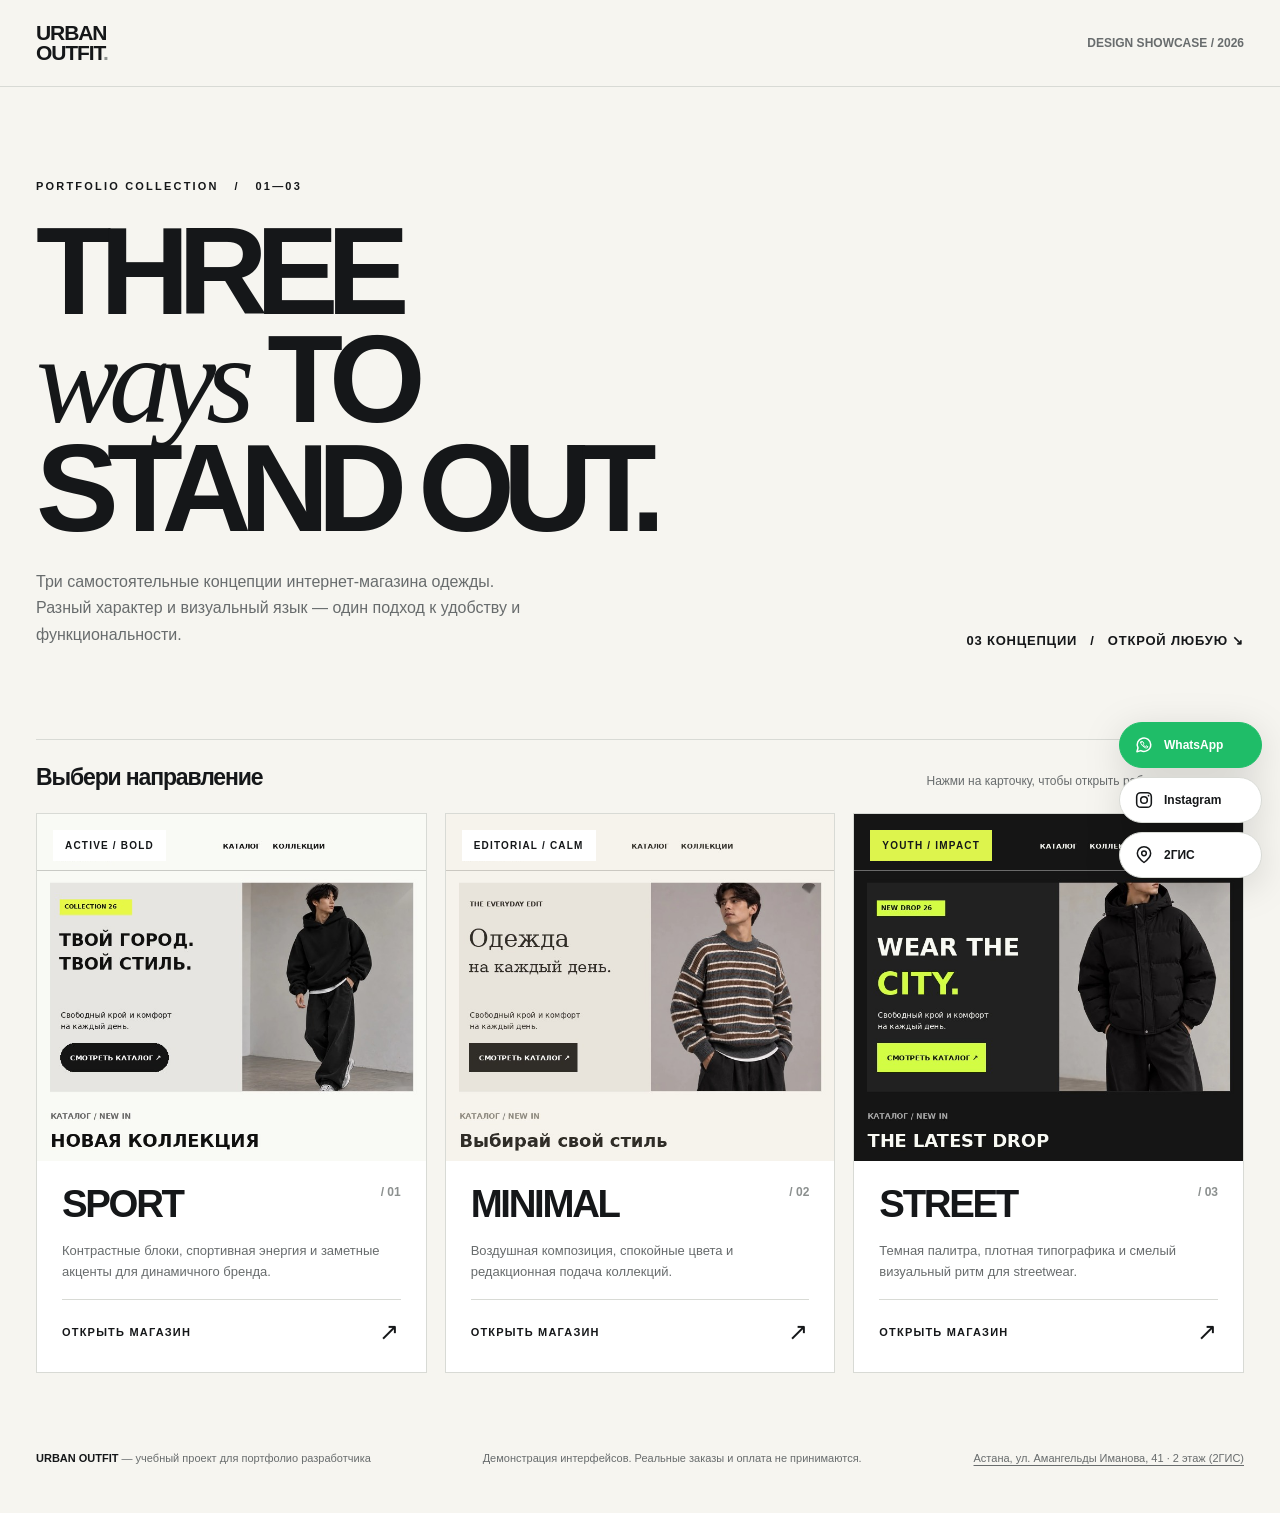
<file: index.html>
<!doctype html>
<html lang="ru">
<head>
  <meta charset="UTF-8">
  <meta name="viewport" content="width=device-width, initial-scale=1">
  <meta http-equiv="refresh" content="0; url=./Urban_Outfit_STAGE_2_CONTACTS/">
  <title>Urban Outfit</title>
  <script>window.location.replace('./Urban_Outfit_STAGE_2_CONTACTS/');</script>
</head>
<body>
  <p>Переход на Urban Outfit...</p>
  <a href="./Urban_Outfit_STAGE_2_CONTACTS/">Открыть сайт</a>
</body>
</html>
</file>
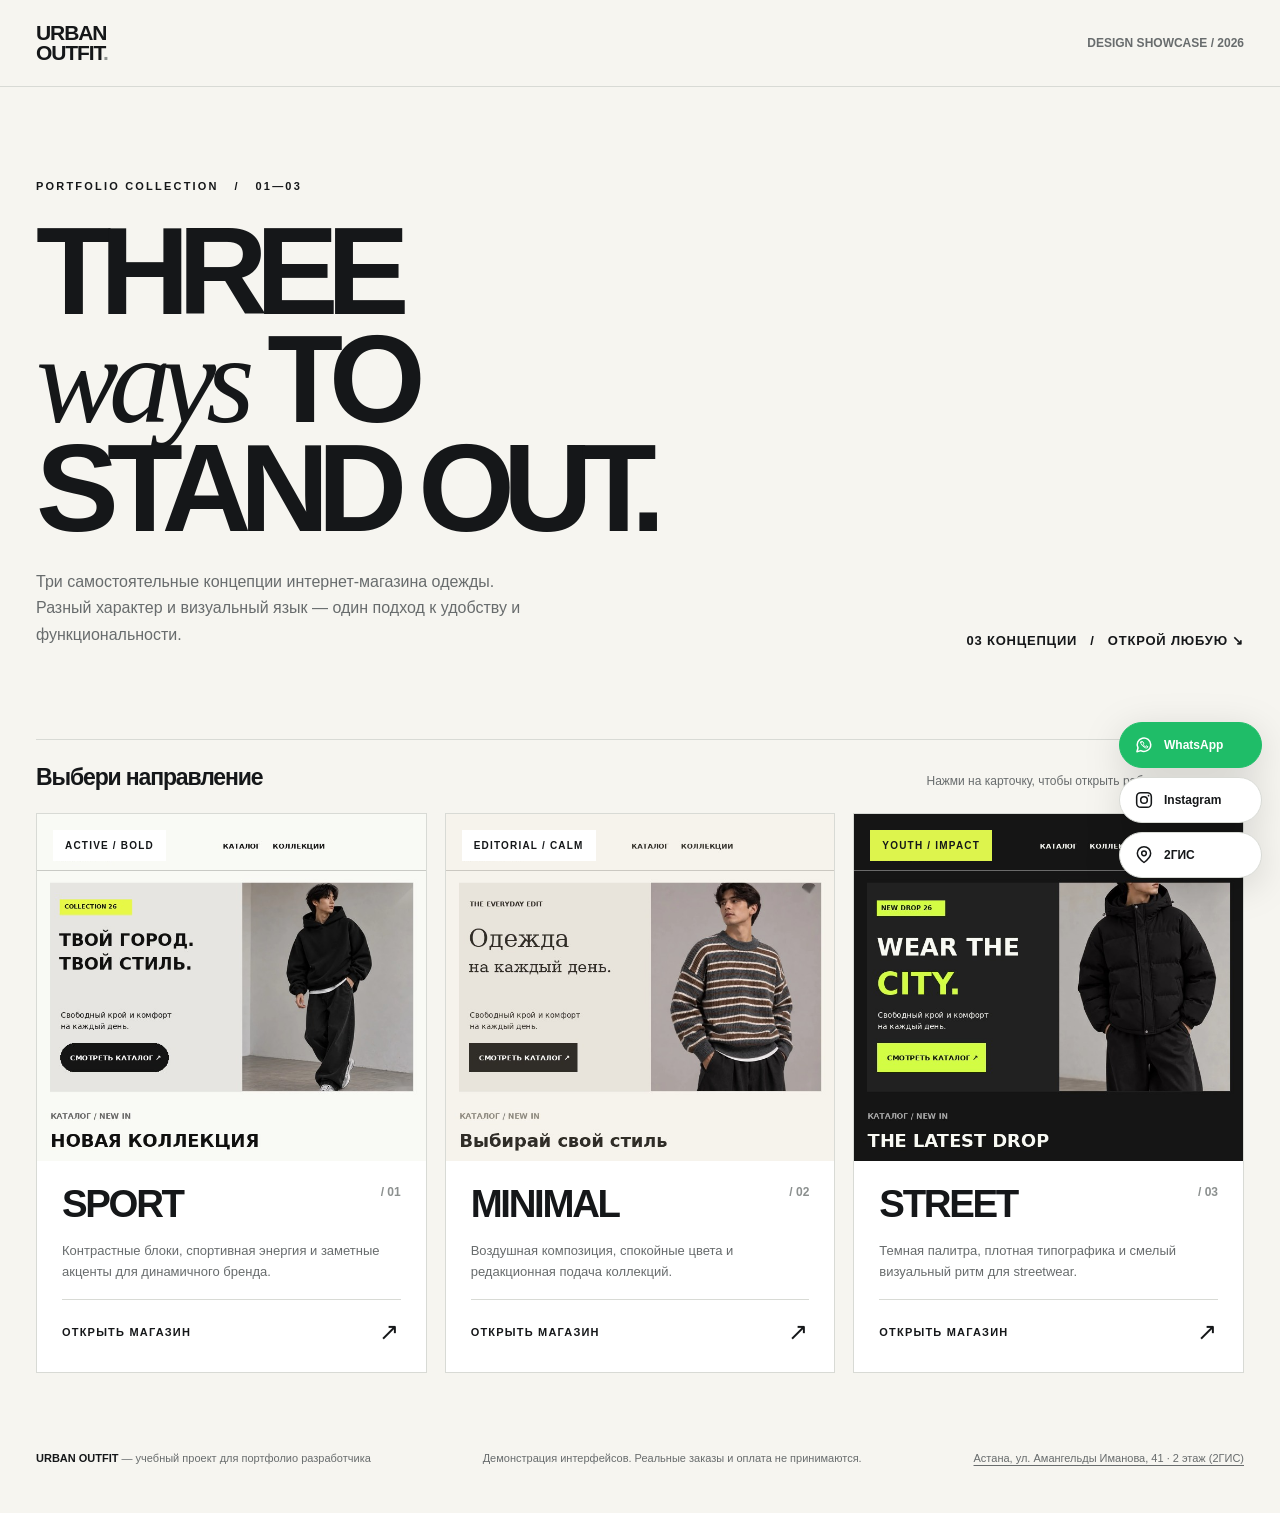
<file: Urban_Outfit_STAGE_2_CONTACTS/index.html>
<!doctype html>
<html lang="ru"><head><meta charset="utf-8"><meta name="viewport" content="width=device-width,initial-scale=1"><meta name="description" content="Urban Outfit — три независимых демонстрационных шаблона интернет-магазина для портфолио разработчика"><title>Urban Outfit — 3 концепции магазина</title>
<style>
:root{color-scheme:light;--paper:#f6f5f0;--ink:#151719;--muted:#686c6d;--stroke:#d8dad5;--green:#ddf44d}*{box-sizing:border-box}html{scroll-behavior:smooth}body{margin:0;background:var(--paper);color:var(--ink);font-family:Inter,Arial,Helvetica,sans-serif;-webkit-font-smoothing:antialiased}a{color:inherit;text-decoration:none}.wrap{width:min(1320px,calc(100% - 72px));margin:auto}.header{border-bottom:1px solid var(--stroke)}.header .wrap{display:flex;align-items:center;justify-content:space-between;min-height:86px;gap:18px}.logo{font-weight:900;letter-spacing:-1.1px;font-size:21px;line-height:.95}.eyebrow{font-size:11px;font-weight:800;letter-spacing:2.2px;text-transform:uppercase}.header .note{font-size:12px;font-weight:700;color:var(--muted)}.hero{padding:93px 0 54px}.hero h1{font-size:clamp(48px,9.7vw,136px);letter-spacing:-.095em;line-height:.87;margin:25px 0 27px;max-width:1100px}.hero h1 em{font-weight:400;font-family:Georgia,serif;letter-spacing:-.08em}.sub{display:flex;gap:24px;justify-content:space-between;align-items:end}.sub p{margin:0;max-width:490px;font-size:16px;line-height:1.65;color:var(--muted)}.count{font-size:13px;letter-spacing:.06em;font-weight:700;white-space:nowrap}.divider{height:1px;background:var(--stroke);margin:37px 0 24px}.section-heading{display:flex;align-items:baseline;justify-content:space-between;gap:20px;margin:0 0 22px}.section-heading h2{font-size:23px;letter-spacing:-.05em;margin:0}.section-heading span{font-size:12px;color:var(--muted)}.cards{display:grid;grid-template-columns:repeat(3,minmax(0,1fr));gap:18px}.card{background:#fff;border:1px solid var(--stroke);display:flex;flex-direction:column;min-width:0;transition:transform .25s,box-shadow .25s}.card:hover{transform:translateY(-5px);box-shadow:0 20px 45px #10171916}.preview{aspect-ratio:1.12;overflow:hidden;background:#e4e3e0;position:relative}.preview img{display:block;width:100%;height:100%;object-fit:cover;object-position:top center;transition:transform .5s}.card:hover img{transform:scale(1.045)}.tag{position:absolute;top:16px;left:16px;background:#fff;padding:10px 12px;font-size:10px;font-weight:900;letter-spacing:1.2px}.card:nth-child(3) .tag{background:var(--green)}.card-body{padding:24px 25px 26px;display:flex;flex-direction:column;gap:16px;flex:1}.topline{display:flex;align-items:flex-start;justify-content:space-between;gap:12px}.topline h3{font-size:clamp(26px,3vw,42px);margin:0;line-height:1;letter-spacing:-.06em}.num{color:#8c908f;font-size:12px;font-weight:900}.card-body p{color:var(--muted);font-size:13px;line-height:1.65;margin:0;flex:1}.open{border-top:1px solid var(--stroke);padding-top:18px;display:flex;justify-content:space-between;align-items:center;font-weight:900;text-transform:uppercase;letter-spacing:1.2px;font-size:11px}.open strong{font-size:24px;font-weight:400}.card:focus-visible{outline:3px solid #232f46;outline-offset:4px}.bottom{display:flex;justify-content:space-between;gap:18px;padding:65px 0 35px;color:var(--muted);font-size:11px;line-height:1.7}.bottom b{color:var(--ink)}
@media(max-width:960px){.cards{grid-template-columns:1fr 1fr}.card:last-child{grid-column:span 2}.card:last-child .preview{aspect-ratio:2.2}.card:last-child .preview img{object-position:center 28%}}@media(max-width:650px){.wrap{width:calc(100% - 32px)}.header .wrap{min-height:70px}.hero{padding:60px 0 29px}.hero h1{font-size:clamp(50px,13vw,83px);margin:20px 0}.sub{display:block}.sub p{font-size:14px}.count{display:block;margin-top:24px}.cards{grid-template-columns:1fr}.card:last-child{grid-column:auto}.card:last-child .preview,.preview{aspect-ratio:1.35}.bottom{padding:40px 0 25px;display:block}.bottom p{margin:7px 0}.section-heading h2{font-size:20px}}
@media(prefers-reduced-motion:reduce){*,*:before,*:after{transition:none!important;scroll-behavior:auto!important}}

/* Stage 2 contact dock */
.contact-dock{position:fixed;z-index:20;right:18px;bottom:22px;display:flex;flex-direction:column;gap:9px;filter:drop-shadow(0 8px 18px #0002)}
.contact-dock-link{display:flex;align-items:center;gap:10px;min-width:143px;min-height:46px;padding:10px 14px;border-radius:100px;background:#fff;border:1px solid var(--stroke);font-size:12px;font-weight:800;color:var(--ink);transition:transform .2s}
.contact-dock-link:hover{transform:translateX(-4px)}.contact-dock-link.contact-whatsapp{background:#1fbd68;border-color:#1fbd68;color:#fff}
.contact-dock-link svg{width:20px;height:20px;flex:0 0 20px}
.contact-dock-link:focus-visible,.bottom a:focus-visible{outline:3px solid #232f46;outline-offset:3px}
.bottom .bottom-contact{display:flex;flex-direction:column;gap:3px}.bottom .bottom-contact a{text-decoration:underline;text-underline-offset:3px}
@media(max-width:650px){body{padding-bottom:69px}.contact-dock{left:10px;right:10px;bottom:10px;flex-direction:row;gap:6px;justify-content:center}.contact-dock-link{flex:1;min-width:0;min-height:48px;justify-content:center;gap:5px;padding:9px 6px;font-size:11px}.contact-dock-link svg{width:17px;height:17px;flex:0 0 17px}}
@media(max-width:360px){.contact-dock-link{font-size:10px;gap:4px}}
@media(prefers-reduced-motion:reduce){.contact-dock-link{transition:none!important}}

</style></head>
<body><header class="header"><div class="wrap"><div class="logo">URBAN<br>OUTFIT<span style="color:#909491">.</span></div><span class="note">DESIGN SHOWCASE / 2026</span></div></header>
<main class="wrap"><section class="hero"><div class="eyebrow">Portfolio collection &nbsp; / &nbsp; 01—03</div><h1>THREE<br><em>ways</em> TO<br>STAND OUT.</h1><div class="sub"><p>Три самостоятельные концепции интернет-магазина одежды. Разный характер и визуальный язык — один подход к удобству и функциональности.</p><div class="count">03 КОНЦЕПЦИИ &nbsp; / &nbsp; ОТКРОЙ ЛЮБУЮ ↘</div></div></section><div class="divider"></div>
<div class="section-heading"><h2>Выбери направление</h2><span>Нажми на карточку, чтобы открыть рабочую демоверсию</span></div>
<section class="cards" aria-label="Три концепции Urban Outfit">
<a class="card" href="SPORT/index.html"><div class="preview"><img src="SPORT/style-preview.jpg" alt="Предпросмотр спортивного магазина SPORT" loading="eager"><span class="tag">ACTIVE / BOLD</span></div><div class="card-body"><div class="topline"><h3>SPORT</h3><span class="num">/ 01</span></div><p>Контрастные блоки, спортивная энергия и заметные акценты для динамичного бренда.</p><div class="open"><span>Открыть магазин</span><strong aria-hidden="true">↗</strong></div></div></a>
<a class="card" href="MINIMAL/index.html"><div class="preview"><img src="MINIMAL/style-preview.jpg" alt="Предпросмотр минималистичного магазина MINIMAL" loading="eager"><span class="tag">EDITORIAL / CALM</span></div><div class="card-body"><div class="topline"><h3>MINIMAL</h3><span class="num">/ 02</span></div><p>Воздушная композиция, спокойные цвета и редакционная подача коллекций.</p><div class="open"><span>Открыть магазин</span><strong aria-hidden="true">↗</strong></div></div></a>
<a class="card" href="STREET/index.html"><div class="preview"><img src="STREET/style-preview.jpg" alt="Предпросмотр streetwear-магазина STREET" loading="eager"><span class="tag">YOUTH / IMPACT</span></div><div class="card-body"><div class="topline"><h3>STREET</h3><span class="num">/ 03</span></div><p>Темная палитра, плотная типографика и смелый визуальный ритм для streetwear.</p><div class="open"><span>Открыть магазин</span><strong aria-hidden="true">↗</strong></div></div></a>
</section></main><footer class="bottom wrap"><p><b>URBAN OUTFIT</b> — учебный проект для портфолио разработчика</p><p>Демонстрация интерфейсов. Реальные заказы и оплата не принимаются.</p><p class="bottom-contact"><a href="https://2gis.kz/astana/geo/70000001070539551" target="_blank" rel="noopener noreferrer">Астана, ул. Амангельды Иманова, 41 · 2 этаж (2ГИС)</a></p></footer><nav class="contact-dock" aria-label="Связаться и найти на карте">
<a class="contact-dock-link contact-whatsapp" href="https://wa.me/77088871353" target="_blank" rel="noopener noreferrer" aria-label="WhatsApp — открыть в новой вкладке"><svg viewBox="0 0 24 24" fill="none" stroke="currentColor" stroke-width="1.8" stroke-linecap="round" stroke-linejoin="round" aria-hidden="true"><path d="M20.1 11.55a8.13 8.13 0 0 1-12 7.2L3.5 20l1.32-4.44a8.13 8.13 0 1 1 15.28-4.01Z"/><path d="M8.25 8.2c-.26.6-.2 1.38.18 2.2a10.12 10.12 0 0 0 5.21 4.94c.9.35 1.75.3 2.24.03l.8-1.33-2.23-1.12-.88 1.03c-.83-.22-2.26-1.62-2.6-2.47l.97-.87-1.04-2.23-1.38-.71c-.42-.08-.84.22-1.27 1.47Z" stroke-width="1.15"/></svg><span>WhatsApp</span></a>
<a class="contact-dock-link contact-instagram" href="https://www.instagram.com/urban.outfit_shop/" target="_blank" rel="noopener noreferrer" aria-label="Instagram — открыть в новой вкладке"><svg viewBox="0 0 24 24" fill="none" stroke="currentColor" stroke-width="1.85" stroke-linecap="round" stroke-linejoin="round" aria-hidden="true"><rect x="3.2" y="3.2" width="17.6" height="17.6" rx="5"/><circle cx="12" cy="12" r="4"/><circle cx="17.4" cy="6.8" r="1" fill="currentColor" stroke="none"/></svg><span>Instagram</span></a>
<a class="contact-dock-link contact-gis" href="https://2gis.kz/astana/geo/70000001070539551" target="_blank" rel="noopener noreferrer" aria-label="2ГИС — открыть в новой вкладке"><svg viewBox="0 0 24 24" fill="none" stroke="currentColor" stroke-width="1.8" stroke-linecap="round" stroke-linejoin="round" aria-hidden="true"><path d="M20 10c0 5.25-8 11-8 11S4 15.25 4 10a8 8 0 1 1 16 0Z"/><circle cx="12" cy="10" r="2.8"/></svg><span>2ГИС</span></a>
</nav></body></html>
</file>
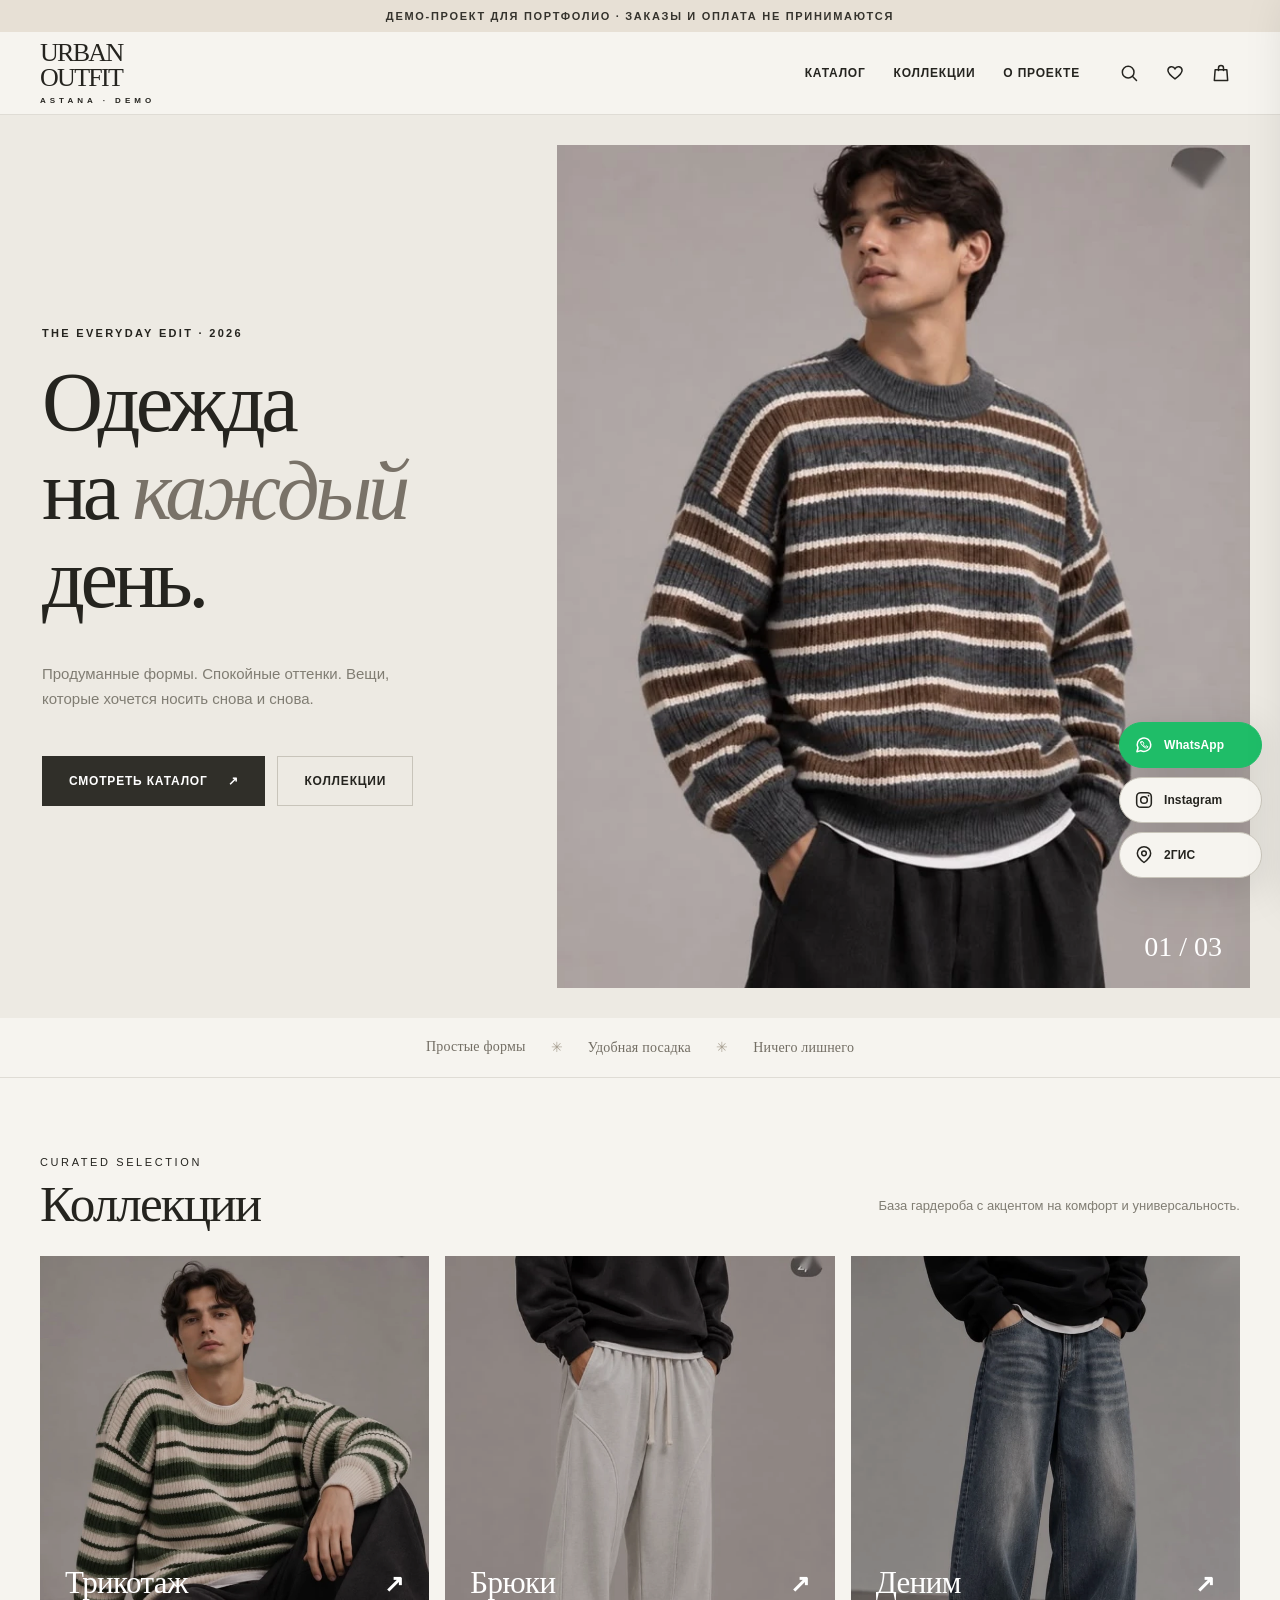
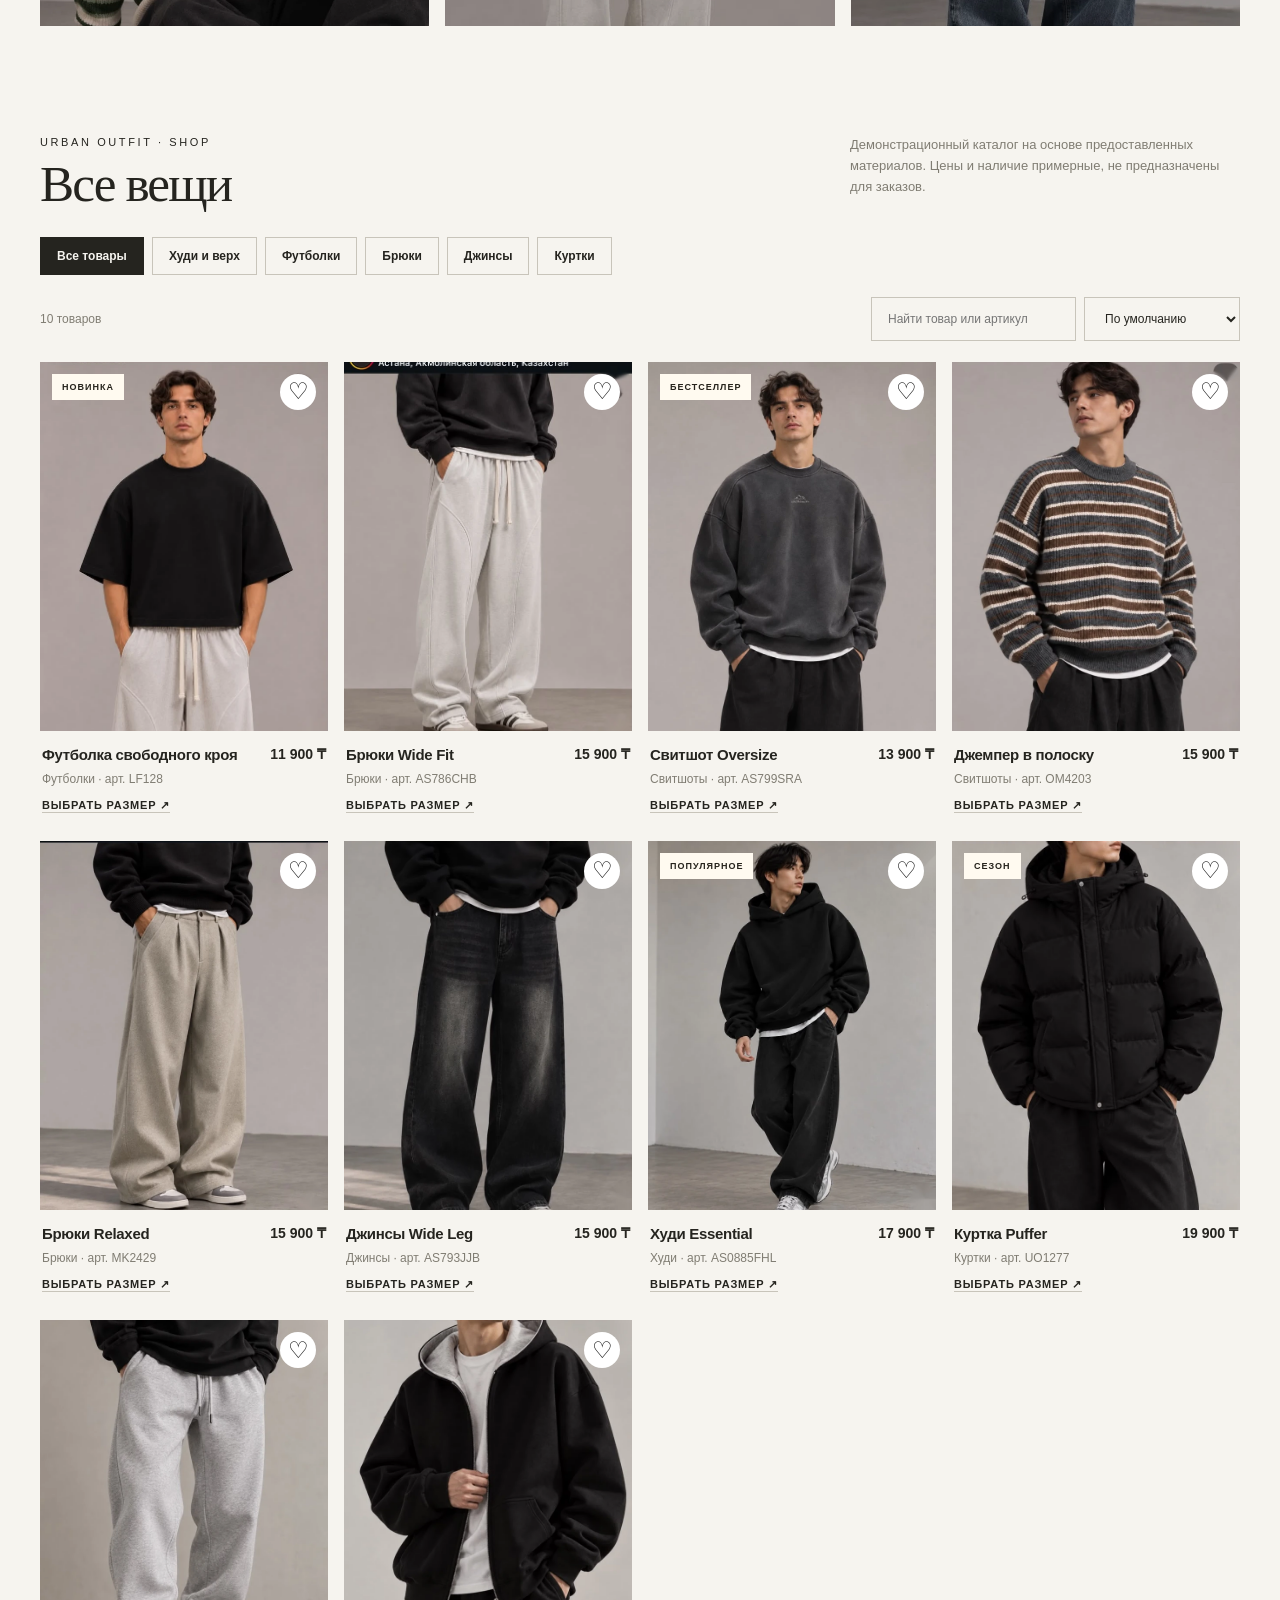
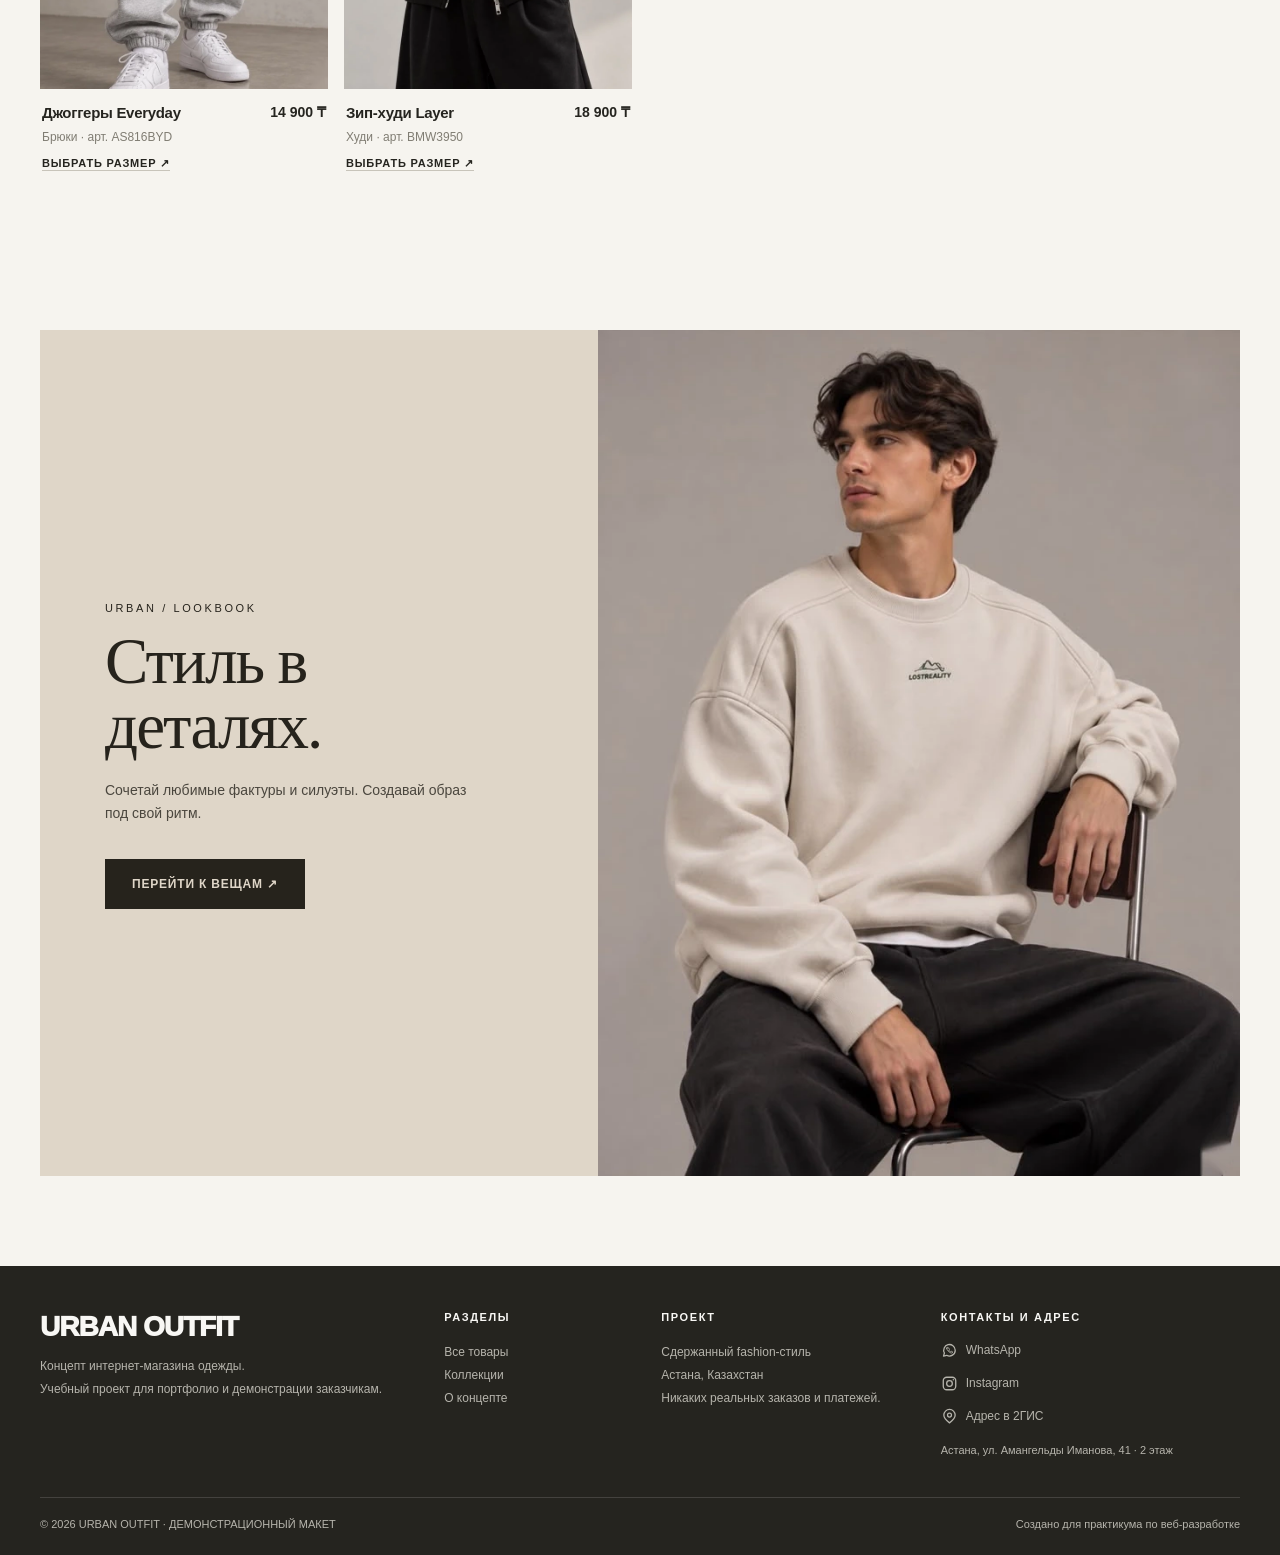
<file: Urban_Outfit_STAGE_2_CONTACTS/MINIMAL/index.html>
<!DOCTYPE html>

<html lang="ru"><head><meta charset="utf-8"/><meta content="width=device-width,initial-scale=1" name="viewport"/><meta content="#f8f8f6" name="theme-color"/><meta content="Urban Outfit — демонстрационный шаблон магазина одежды. Коллекции, каталог, удобный выбор товаров." name="description"/><title>Urban Outfit | MINIMAL / CALM · Демонстрация</title><link href="style.css" rel="stylesheet"/></head>
<body data-theme="minimal">
<div class="announcement">ДЕМО-ПРОЕКТ ДЛЯ ПОРТФОЛИО · ЗАКАЗЫ И ОПЛАТА НЕ ПРИНИМАЮТСЯ</div>
<header class="header"><div class="container header-inner"><a class="brand" href="#home">URBAN<br/>OUTFIT<small>ASTANA · DEMO</small></a><nav aria-label="Навигация" class="nav"><a href="#catalog">Каталог</a><a href="#collections">Коллекции</a><a href="#about">О проекте</a></nav><div class="head-actions"><button aria-label="Найти товар" class="icon-btn" id="searchTrigger" type="button"><svg viewbox="0 0 24 24"><circle cx="11" cy="11" r="7"></circle><path d="m16 16 5 5"></path></svg></button><button aria-label="Избранное" class="icon-btn" id="favTrigger" type="button"><svg viewbox="0 0 24 24"><path d="M20.5 8.8c0 4.3-8.5 10.3-8.5 10.3S3.5 13.1 3.5 8.8a4.4 4.4 0 0 1 8.5-1.5 4.4 4.4 0 0 1 8.5 1.5Z"></path></svg><span class="count" hidden="" id="favCount">0</span></button><button aria-label="Корзина" class="icon-btn" id="bagTrigger" type="button"><svg viewbox="0 0 24 24"><path d="M5 8h14l1 13H4L5 8Z"></path><path d="M9 9V6a3 3 0 0 1 6 0v3"></path></svg><span class="count" hidden="" id="cartCount">0</span></button><button aria-label="Открыть меню" class="icon-btn menu-btn" id="menuTrigger" type="button"><svg viewbox="0 0 24 24"><path d="M4 7h16M4 12h16M4 17h16"></path></svg></button></div></div><nav aria-label="Мобильное меню" class="mobile-nav" id="mobileNav"><a href="#catalog">Каталог</a><a href="#collections">Коллекции</a><a href="#about">О проекте</a></nav></header>
<main id="home"><section class="hero"><div class="hero-inner"><div class="hero-copy"><span class="eyebrow">THE EVERYDAY EDIT · 2026</span><h1>Одежда<br/>на <em>каждый</em><br/>день.</h1><p>Продуманные формы. Спокойные оттенки. Вещи, которые хочется носить снова и снова.</p><div class="hero-buttons"><a class="cta" href="#catalog">Смотреть каталог <span>↗</span></a><a class="cta alt" href="#collections">Коллекции</a></div></div><div class="hero-image"><img alt="Одежда Urban Outfit" src="assets/jumper-brown.webp"/><div class="hero-number">01 / 03</div></div></div></section>
<div class="minimal-line"><span>Простые формы</span><span>Удобная посадка</span><span>Ничего лишнего</span></div>
<section class="editorial container" id="collections"><div class="section-heading"><div><span class="eyebrow">CURATED SELECTION</span><h2>Коллекции</h2></div><p>База гардероба с акцентом на комфорт и универсальность.</p></div><div class="category-grid"><a class="category-card" data-jump="top" href="#catalog"><img alt="Трикотаж" loading="lazy" src="assets/jumper-green.webp"/><span>Трикотаж</span><b class="arrow">↗</b></a>
<a class="category-card" data-jump="pants" href="#catalog"><img alt="Брюки" loading="lazy" src="assets/pants-cream.webp"/><span>Брюки</span><b class="arrow">↗</b></a>
<a class="category-card" data-jump="denim" href="#catalog"><img alt="Деним" loading="lazy" src="assets/jeans-blue.webp"/><span>Деним</span><b class="arrow">↗</b></a></div></section>
<section class="catalog container" id="catalog"><div class="section-heading"><div><span class="eyebrow">URBAN OUTFIT · SHOP</span><h2>Все вещи</h2></div><p>Демонстрационный каталог на основе предоставленных материалов. Цены и наличие примерные, не предназначены для заказов.</p></div>
<div aria-label="Категории" class="filters" role="group"><button class="chip active" data-filter="all" type="button">Все товары</button><button class="chip" data-filter="top" type="button">Худи и верх</button><button class="chip" data-filter="tee" type="button">Футболки</button><button class="chip" data-filter="pants" type="button">Брюки</button><button class="chip" data-filter="denim" type="button">Джинсы</button><button class="chip" data-filter="outer" type="button">Куртки</button></div>
<div class="catalog-toolbar"><span class="result-count" id="resultCount">10 товаров</span><div class="catalog-controls"><label class="sr-only" for="search">Поиск товаров</label><input id="search" placeholder="Найти товар или артикул" type="search"/><label class="sr-only" for="sort">Сортировка</label><select id="sort"><option value="default">По умолчанию</option><option value="low">Сначала дешевле</option><option value="high">Сначала дороже</option></select></div></div>
<div aria-live="polite" class="products" id="productGrid"></div><div class="empty" id="empty">Ничего не найдено. Попробуй другую категорию или запрос.</div></section>
<section class="banner container" id="about"><div class="banner-inner"><div class="banner-copy"><span class="eyebrow">URBAN / LOOKBOOK</span><h2>Стиль в деталях.</h2><p>Сочетай любимые фактуры и силуэты. Создавай образ под свой ритм.</p><a class="cta" href="#catalog">Перейти к вещам ↗</a></div><img alt="Пример образа" loading="lazy" src="assets/sweat-beige.webp"/></div></section></main>
<footer class="footer"><div class="container"><div class="footer-inner"><div><div class="footer-brand">URBAN OUTFIT</div><p>Концепт интернет-магазина одежды.<br/>Учебный проект для портфолио и демонстрации заказчикам.</p></div><div><h4>Разделы</h4><ul><li><a href="#catalog">Все товары</a></li><li><a href="#collections">Коллекции</a></li><li><a href="#about">О концепте</a></li></ul></div><div><h4>Проект</h4><p>Сдержанный fashion-стиль<br/>Астана, Казахстан<br/>Никаких реальных заказов и платежей.</p></div><div class="footer-contacts"><h4>Контакты и адрес</h4><ul>
<li><a href="https://wa.me/77088871353" rel="noopener noreferrer" target="_blank"><svg aria-hidden="true" fill="none" stroke="currentColor" stroke-linecap="round" stroke-linejoin="round" stroke-width="1.8" viewbox="0 0 24 24"><path d="M20.1 11.55a8.13 8.13 0 0 1-12 7.2L3.5 20l1.32-4.44a8.13 8.13 0 1 1 15.28-4.01Z"></path><path d="M8.25 8.2c-.26.6-.2 1.38.18 2.2a10.12 10.12 0 0 0 5.21 4.94c.9.35 1.75.3 2.24.03l.8-1.33-2.23-1.12-.88 1.03c-.83-.22-2.26-1.62-2.6-2.47l.97-.87-1.04-2.23-1.38-.71c-.42-.08-.84.22-1.27 1.47Z" stroke-width="1.15"></path></svg> WhatsApp</a></li>
<li><a href="https://www.instagram.com/urban.outfit_shop/" rel="noopener noreferrer" target="_blank"><svg aria-hidden="true" fill="none" stroke="currentColor" stroke-linecap="round" stroke-linejoin="round" stroke-width="1.85" viewbox="0 0 24 24"><rect height="17.6" rx="5" width="17.6" x="3.2" y="3.2"></rect><circle cx="12" cy="12" r="4"></circle><circle cx="17.4" cy="6.8" fill="currentColor" r="1" stroke="none"></circle></svg> Instagram</a></li>
<li><a href="https://2gis.kz/astana/geo/70000001070539551" rel="noopener noreferrer" target="_blank"><svg aria-hidden="true" fill="none" stroke="currentColor" stroke-linecap="round" stroke-linejoin="round" stroke-width="1.8" viewbox="0 0 24 24"><path d="M20 10c0 5.25-8 11-8 11S4 15.25 4 10a8 8 0 1 1 16 0Z"></path><circle cx="12" cy="10" r="2.8"></circle></svg> Адрес в 2ГИС</a></li>
</ul><span class="address">Астана, ул. Амангельды Иманова, 41 · 2 этаж</span></div></div><div class="legal"><span>© 2026 URBAN OUTFIT · ДЕМОНСТРАЦИОННЫЙ МАКЕТ</span><span>Создано для практикума по веб-разработке</span></div></div></footer>
<div class="layer" id="cartLayer"></div><aside aria-label="Демонстрационная корзина" class="drawer" id="cartDrawer"><div class="drawer-header"><h2>Корзина <small style="font-size:12px;letter-spacing:0;font-weight:400">/ DEMO</small></h2><button aria-label="Закрыть корзину" class="icon-btn" id="cartClose" style="font-size:26px" type="button">×</button></div><div class="cart-lines" id="cartLines"></div><div class="cart-footer"><div class="cart-total"><span>Итого</span><span id="cartTotal">0 ₸</span></div><button class="cta" id="demoCheckout" type="button">Тестовое оформление ↗</button><p class="cart-note">Только демонстрация. Кнопка не отправляет заказ и не списывает деньги.</p></div></aside>
<div class="modal-wrap" id="modalWrap"><div aria-labelledby="modalName" aria-modal="true" class="modal" role="dialog"><button aria-label="Закрыть" class="modal-close" id="modalClose" type="button">×</button><div class="modal-photo"><img alt="Товар" id="modalPhoto" src="assets/hoodie-black.webp"/></div><div class="modal-copy"><span class="modal-kicker" id="modalCat">Категория / артикул</span><h2 id="modalName">Название товара</h2><div class="modal-price" id="modalPrice">0 ₸</div><p class="modal-label">Цвет</p><div class="options" id="modalColors"></div><p class="modal-label">Размер</p><div class="options" id="modalSizes"></div><button class="cta" id="addToCart" type="button">Добавить в корзину ↗</button><p class="small">Демонстрационная корзина для примера интерфейса магазина. Реальные заказы не оформляются.</p></div></div></div><div class="toast" id="toast" role="status"></div>
<script src="products.js"></script><script src="app.js"></script><nav aria-label="Связаться и найти на карте" class="contact-dock">
<a aria-label="WhatsApp — открыть в новой вкладке" class="contact-dock-link contact-whatsapp" href="https://wa.me/77088871353" rel="noopener noreferrer" target="_blank"><svg aria-hidden="true" fill="none" stroke="currentColor" stroke-linecap="round" stroke-linejoin="round" stroke-width="1.8" viewbox="0 0 24 24"><path d="M20.1 11.55a8.13 8.13 0 0 1-12 7.2L3.5 20l1.32-4.44a8.13 8.13 0 1 1 15.28-4.01Z"></path><path d="M8.25 8.2c-.26.6-.2 1.38.18 2.2a10.12 10.12 0 0 0 5.21 4.94c.9.35 1.75.3 2.24.03l.8-1.33-2.23-1.12-.88 1.03c-.83-.22-2.26-1.62-2.6-2.47l.97-.87-1.04-2.23-1.38-.71c-.42-.08-.84.22-1.27 1.47Z" stroke-width="1.15"></path></svg><span>WhatsApp</span></a>
<a aria-label="Instagram — открыть в новой вкладке" class="contact-dock-link contact-instagram" href="https://www.instagram.com/urban.outfit_shop/" rel="noopener noreferrer" target="_blank"><svg aria-hidden="true" fill="none" stroke="currentColor" stroke-linecap="round" stroke-linejoin="round" stroke-width="1.85" viewbox="0 0 24 24"><rect height="17.6" rx="5" width="17.6" x="3.2" y="3.2"></rect><circle cx="12" cy="12" r="4"></circle><circle cx="17.4" cy="6.8" fill="currentColor" r="1" stroke="none"></circle></svg><span>Instagram</span></a>
<a aria-label="2ГИС — открыть в новой вкладке" class="contact-dock-link contact-gis" href="https://2gis.kz/astana/geo/70000001070539551" rel="noopener noreferrer" target="_blank"><svg aria-hidden="true" fill="none" stroke="currentColor" stroke-linecap="round" stroke-linejoin="round" stroke-width="1.8" viewbox="0 0 24 24"><path d="M20 10c0 5.25-8 11-8 11S4 15.25 4 10a8 8 0 1 1 16 0Z"></path><circle cx="12" cy="10" r="2.8"></circle></svg><span>2ГИС</span></a>
</nav></body></html>
</file>
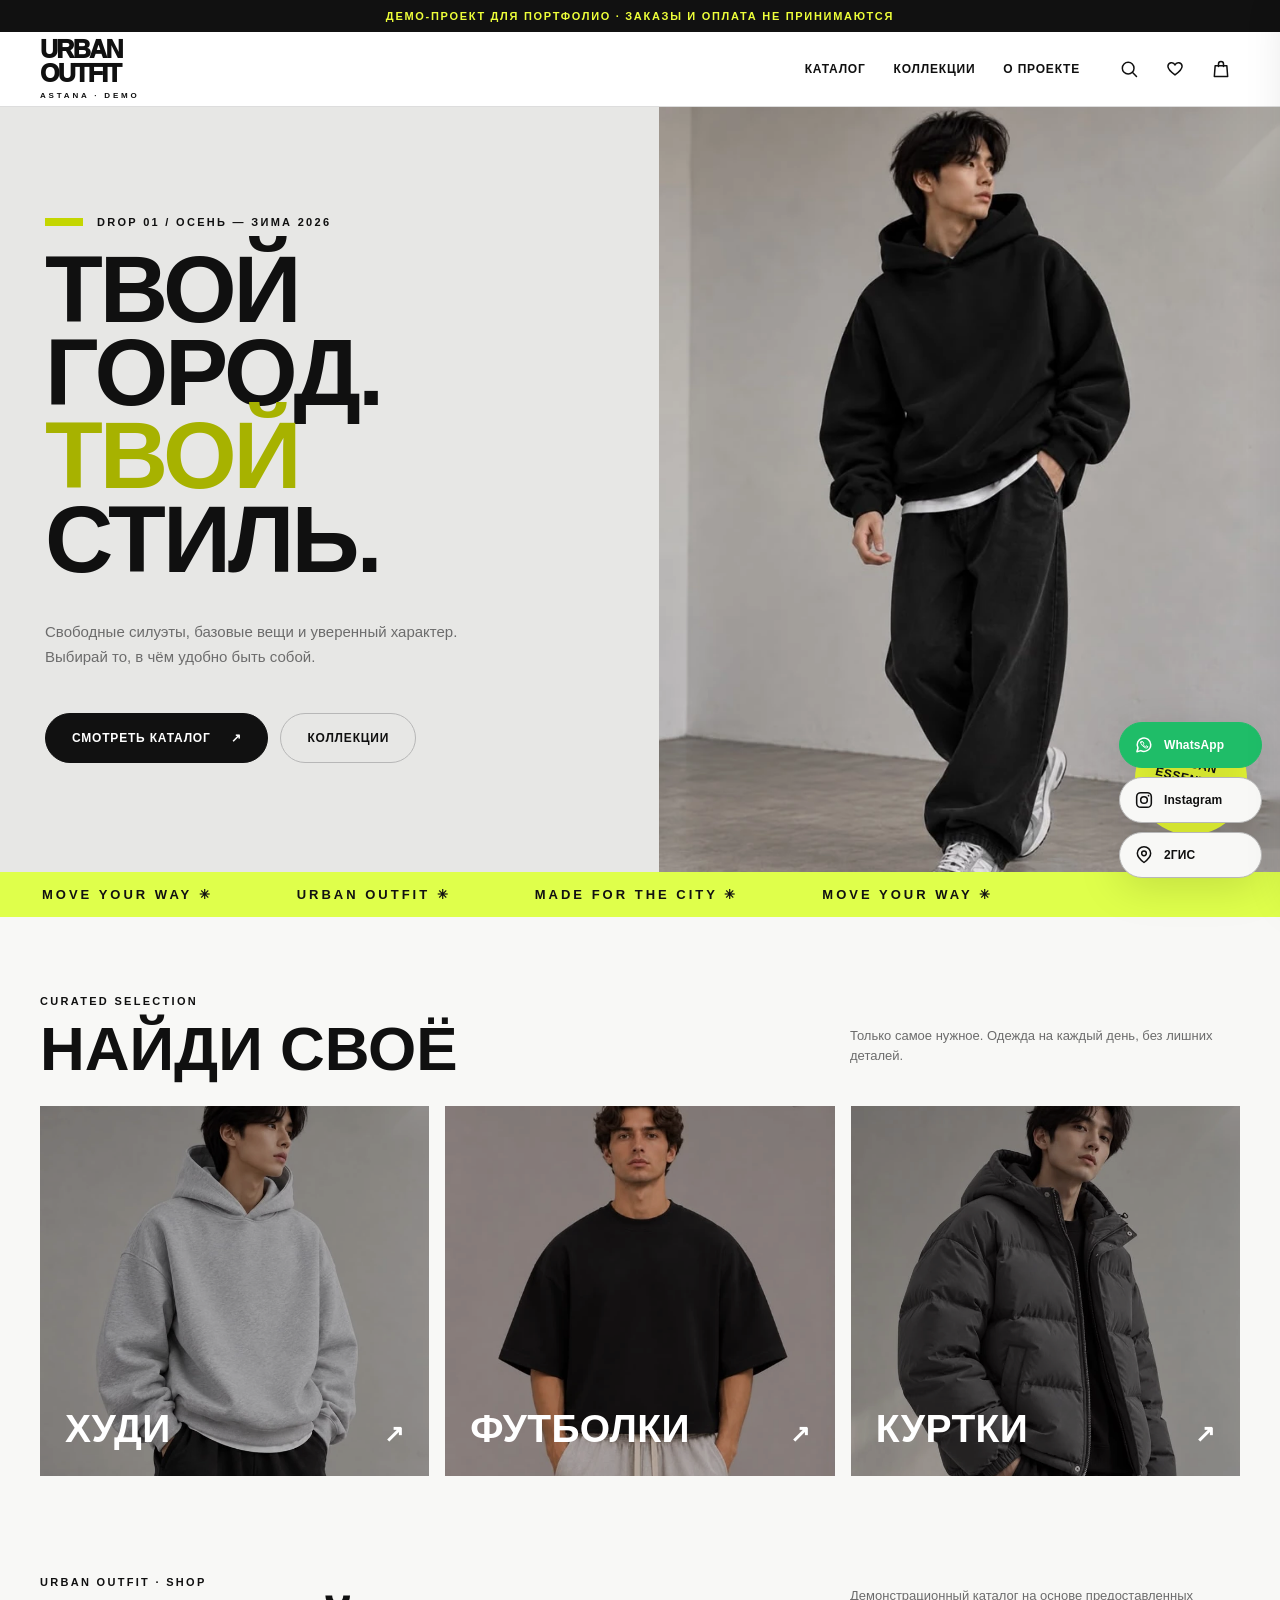
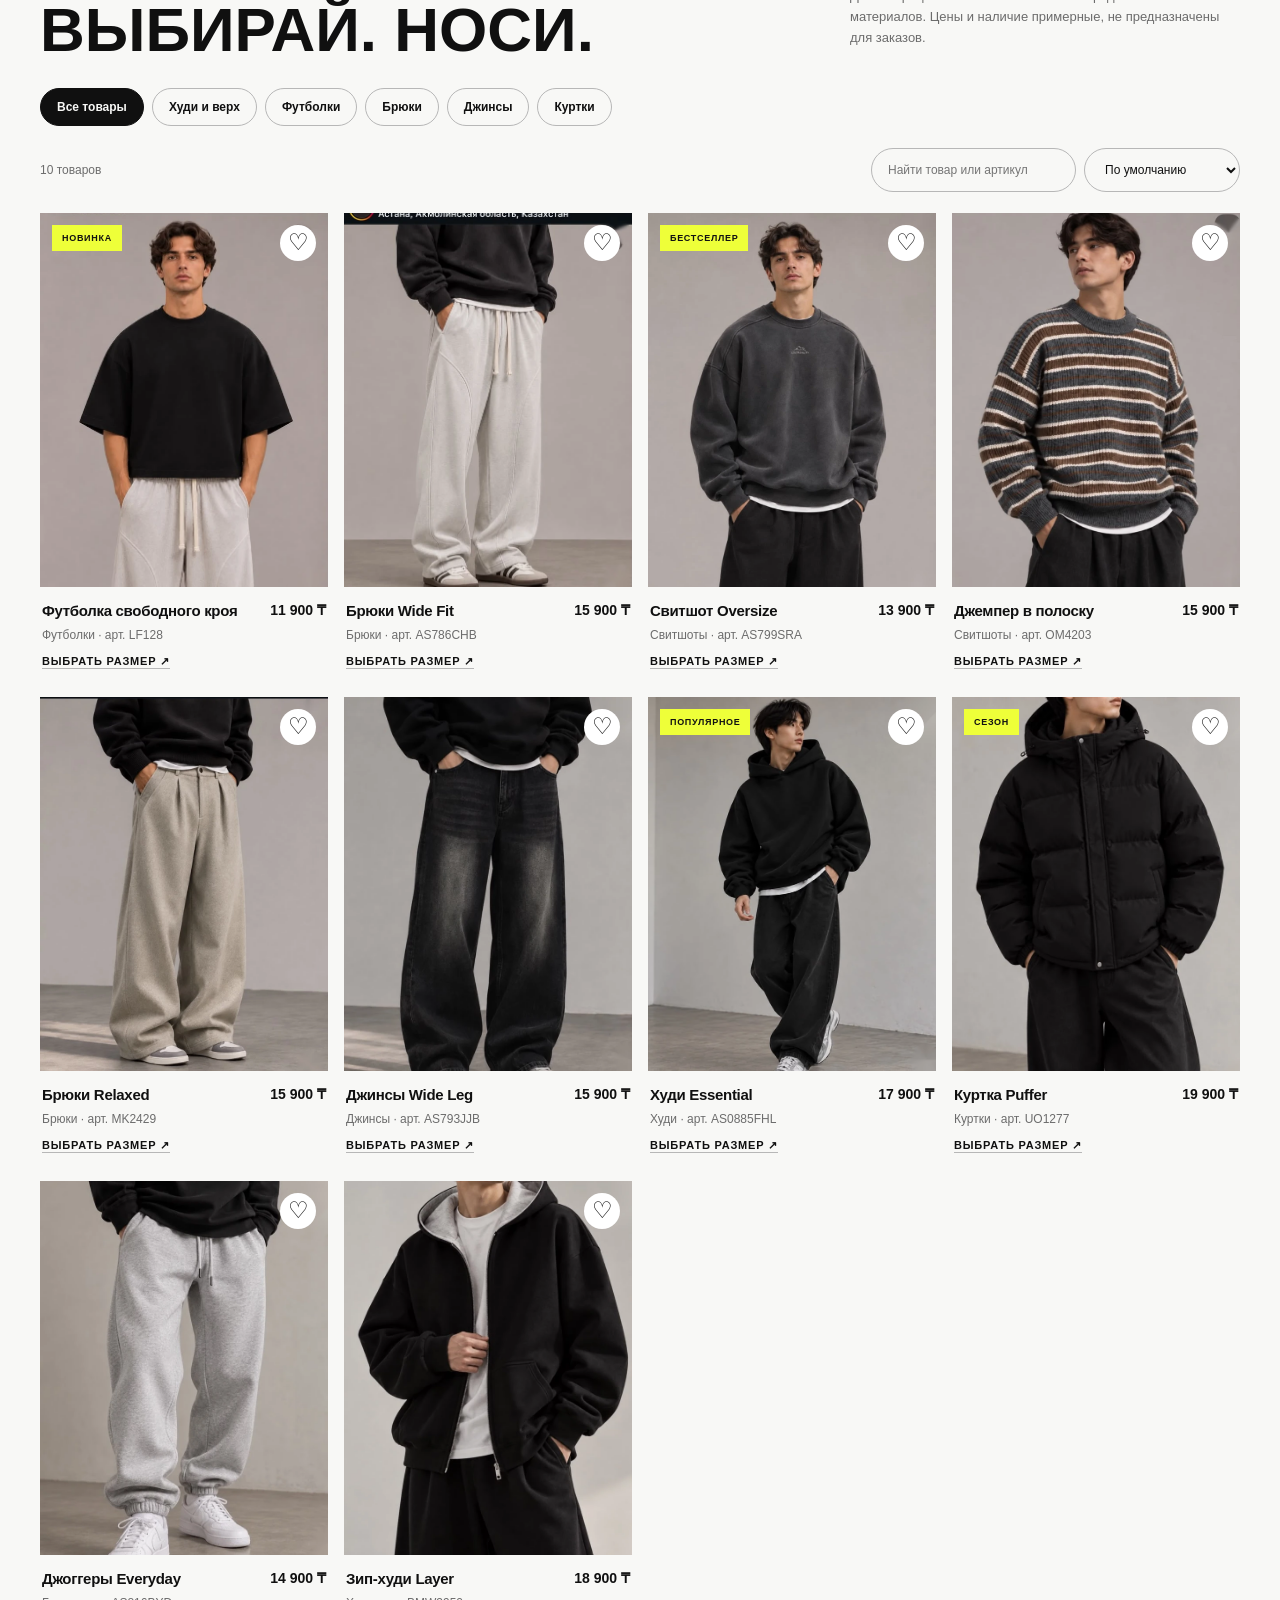
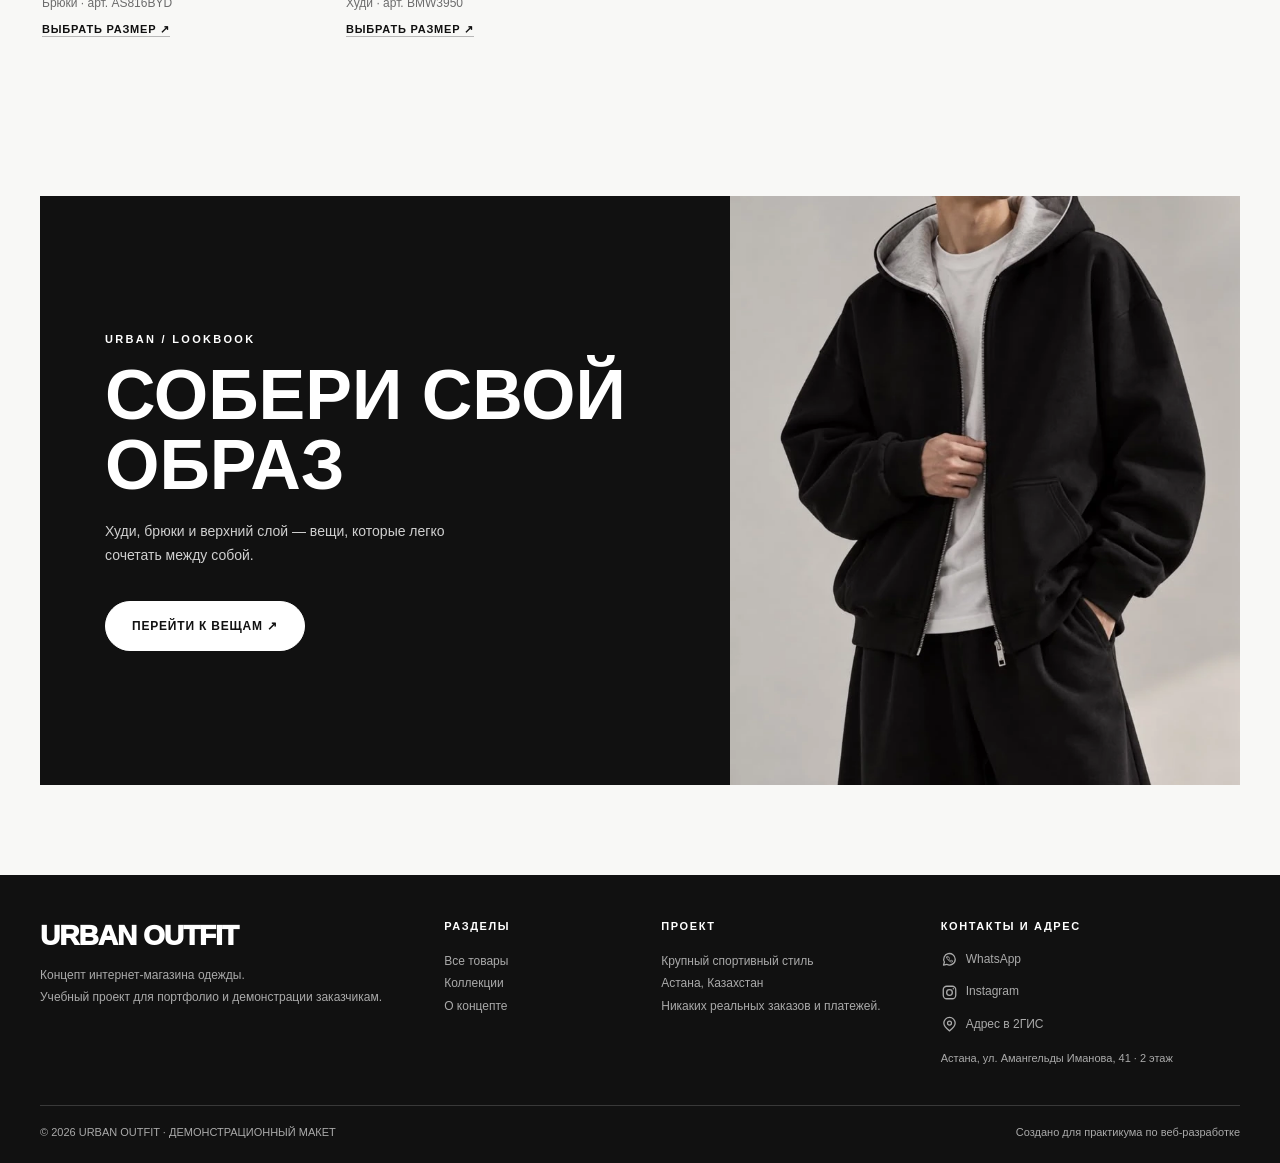
<file: Urban_Outfit_STAGE_2_CONTACTS/SPORT/index.html>
<!DOCTYPE html>

<html lang="ru"><head><meta charset="utf-8"/><meta content="width=device-width,initial-scale=1" name="viewport"/><meta content="#f8f8f6" name="theme-color"/><meta content="Urban Outfit — демонстрационный шаблон магазина одежды. Коллекции, каталог, удобный выбор товаров." name="description"/><title>Urban Outfit | SPORT / BOLD · Демонстрация</title><link href="style.css" rel="stylesheet"/></head>
<body data-theme="sport">
<div class="announcement">ДЕМО-ПРОЕКТ ДЛЯ ПОРТФОЛИО · ЗАКАЗЫ И ОПЛАТА НЕ ПРИНИМАЮТСЯ</div>
<header class="header"><div class="container header-inner"><a class="brand" href="#home">URBAN<br/>OUTFIT<small>ASTANA · DEMO</small></a><nav aria-label="Навигация" class="nav"><a href="#catalog">Каталог</a><a href="#collections">Коллекции</a><a href="#about">О проекте</a></nav><div class="head-actions"><button aria-label="Найти товар" class="icon-btn" id="searchTrigger" type="button"><svg viewbox="0 0 24 24"><circle cx="11" cy="11" r="7"></circle><path d="m16 16 5 5"></path></svg></button><button aria-label="Избранное" class="icon-btn" id="favTrigger" type="button"><svg viewbox="0 0 24 24"><path d="M20.5 8.8c0 4.3-8.5 10.3-8.5 10.3S3.5 13.1 3.5 8.8a4.4 4.4 0 0 1 8.5-1.5 4.4 4.4 0 0 1 8.5 1.5Z"></path></svg><span class="count" hidden="" id="favCount">0</span></button><button aria-label="Корзина" class="icon-btn" id="bagTrigger" type="button"><svg viewbox="0 0 24 24"><path d="M5 8h14l1 13H4L5 8Z"></path><path d="M9 9V6a3 3 0 0 1 6 0v3"></path></svg><span class="count" hidden="" id="cartCount">0</span></button><button aria-label="Открыть меню" class="icon-btn menu-btn" id="menuTrigger" type="button"><svg viewbox="0 0 24 24"><path d="M4 7h16M4 12h16M4 17h16"></path></svg></button></div></div><nav aria-label="Мобильное меню" class="mobile-nav" id="mobileNav"><a href="#catalog">Каталог</a><a href="#collections">Коллекции</a><a href="#about">О проекте</a></nav></header>
<main id="home"><section class="hero"><div class="hero-inner"><div class="hero-copy"><span class="eyebrow">DROP 01 / ОСЕНЬ — ЗИМА 2026</span><h1>ТВОЙ<br/>ГОРОД.<br/><em>ТВОЙ</em><br/>СТИЛЬ.</h1><p>Свободные силуэты, базовые вещи и уверенный характер. Выбирай то, в чём удобно быть собой.</p><div class="hero-buttons"><a class="cta" href="#catalog">Смотреть каталог <span>↗</span></a><a class="cta alt" href="#collections">Коллекции</a></div></div><div class="hero-image"><img alt="Одежда Urban Outfit" src="assets/hoodie-black.webp"/><div class="hero-sticker">URBAN<br/>ESSENTIAL<br/>COLLECTION</div></div></div></section>
<div aria-hidden="true" class="sport-strip"><span>MOVE YOUR WAY ✳</span><span>URBAN OUTFIT ✳</span><span>MADE FOR THE CITY ✳</span><span>MOVE YOUR WAY ✳</span></div>
<section class="editorial container" id="collections"><div class="section-heading"><div><span class="eyebrow">CURATED SELECTION</span><h2>НАЙДИ СВОЁ</h2></div><p>Только самое нужное. Одежда на каждый день, без лишних деталей.</p></div><div class="category-grid"><a class="category-card" data-jump="top" href="#catalog"><img alt="Худи" loading="lazy" src="assets/hoodie-grey.webp"/><span>Худи</span><b class="arrow">↗</b></a>
<a class="category-card" data-jump="tee" href="#catalog"><img alt="Футболки" loading="lazy" src="assets/tee-black.webp"/><span>Футболки</span><b class="arrow">↗</b></a>
<a class="category-card" data-jump="outer" href="#catalog"><img alt="Куртки" loading="lazy" src="assets/puffer-grey.webp"/><span>Куртки</span><b class="arrow">↗</b></a></div></section>
<section class="catalog container" id="catalog"><div class="section-heading"><div><span class="eyebrow">URBAN OUTFIT · SHOP</span><h2>ВЫБИРАЙ. НОСИ.</h2></div><p>Демонстрационный каталог на основе предоставленных материалов. Цены и наличие примерные, не предназначены для заказов.</p></div>
<div aria-label="Категории" class="filters" role="group"><button class="chip active" data-filter="all" type="button">Все товары</button><button class="chip" data-filter="top" type="button">Худи и верх</button><button class="chip" data-filter="tee" type="button">Футболки</button><button class="chip" data-filter="pants" type="button">Брюки</button><button class="chip" data-filter="denim" type="button">Джинсы</button><button class="chip" data-filter="outer" type="button">Куртки</button></div>
<div class="catalog-toolbar"><span class="result-count" id="resultCount">10 товаров</span><div class="catalog-controls"><label class="sr-only" for="search">Поиск товаров</label><input id="search" placeholder="Найти товар или артикул" type="search"/><label class="sr-only" for="sort">Сортировка</label><select id="sort"><option value="default">По умолчанию</option><option value="low">Сначала дешевле</option><option value="high">Сначала дороже</option></select></div></div>
<div aria-live="polite" class="products" id="productGrid"></div><div class="empty" id="empty">Ничего не найдено. Попробуй другую категорию или запрос.</div></section>
<section class="banner container" id="about"><div class="banner-inner"><div class="banner-copy"><span class="eyebrow">URBAN / LOOKBOOK</span><h2>СОБЕРИ СВОЙ ОБРАЗ</h2><p>Худи, брюки и верхний слой — вещи, которые легко сочетать между собой.</p><a class="cta" href="#catalog">Перейти к вещам ↗</a></div><img alt="Пример образа" loading="lazy" src="assets/zip-black.webp"/></div></section></main>
<footer class="footer"><div class="container"><div class="footer-inner"><div><div class="footer-brand">URBAN OUTFIT</div><p>Концепт интернет-магазина одежды.<br/>Учебный проект для портфолио и демонстрации заказчикам.</p></div><div><h4>Разделы</h4><ul><li><a href="#catalog">Все товары</a></li><li><a href="#collections">Коллекции</a></li><li><a href="#about">О концепте</a></li></ul></div><div><h4>Проект</h4><p>Крупный спортивный стиль<br/>Астана, Казахстан<br/>Никаких реальных заказов и платежей.</p></div><div class="footer-contacts"><h4>Контакты и адрес</h4><ul>
<li><a href="https://wa.me/77088871353" rel="noopener noreferrer" target="_blank"><svg aria-hidden="true" fill="none" stroke="currentColor" stroke-linecap="round" stroke-linejoin="round" stroke-width="1.8" viewbox="0 0 24 24"><path d="M20.1 11.55a8.13 8.13 0 0 1-12 7.2L3.5 20l1.32-4.44a8.13 8.13 0 1 1 15.28-4.01Z"></path><path d="M8.25 8.2c-.26.6-.2 1.38.18 2.2a10.12 10.12 0 0 0 5.21 4.94c.9.35 1.75.3 2.24.03l.8-1.33-2.23-1.12-.88 1.03c-.83-.22-2.26-1.62-2.6-2.47l.97-.87-1.04-2.23-1.38-.71c-.42-.08-.84.22-1.27 1.47Z" stroke-width="1.15"></path></svg> WhatsApp</a></li>
<li><a href="https://www.instagram.com/urban.outfit_shop/" rel="noopener noreferrer" target="_blank"><svg aria-hidden="true" fill="none" stroke="currentColor" stroke-linecap="round" stroke-linejoin="round" stroke-width="1.85" viewbox="0 0 24 24"><rect height="17.6" rx="5" width="17.6" x="3.2" y="3.2"></rect><circle cx="12" cy="12" r="4"></circle><circle cx="17.4" cy="6.8" fill="currentColor" r="1" stroke="none"></circle></svg> Instagram</a></li>
<li><a href="https://2gis.kz/astana/geo/70000001070539551" rel="noopener noreferrer" target="_blank"><svg aria-hidden="true" fill="none" stroke="currentColor" stroke-linecap="round" stroke-linejoin="round" stroke-width="1.8" viewbox="0 0 24 24"><path d="M20 10c0 5.25-8 11-8 11S4 15.25 4 10a8 8 0 1 1 16 0Z"></path><circle cx="12" cy="10" r="2.8"></circle></svg> Адрес в 2ГИС</a></li>
</ul><span class="address">Астана, ул. Амангельды Иманова, 41 · 2 этаж</span></div></div><div class="legal"><span>© 2026 URBAN OUTFIT · ДЕМОНСТРАЦИОННЫЙ МАКЕТ</span><span>Создано для практикума по веб-разработке</span></div></div></footer>
<div class="layer" id="cartLayer"></div><aside aria-label="Демонстрационная корзина" class="drawer" id="cartDrawer"><div class="drawer-header"><h2>Корзина <small style="font-size:12px;letter-spacing:0;font-weight:400">/ DEMO</small></h2><button aria-label="Закрыть корзину" class="icon-btn" id="cartClose" style="font-size:26px" type="button">×</button></div><div class="cart-lines" id="cartLines"></div><div class="cart-footer"><div class="cart-total"><span>Итого</span><span id="cartTotal">0 ₸</span></div><button class="cta" id="demoCheckout" type="button">Тестовое оформление ↗</button><p class="cart-note">Только демонстрация. Кнопка не отправляет заказ и не списывает деньги.</p></div></aside>
<div class="modal-wrap" id="modalWrap"><div aria-labelledby="modalName" aria-modal="true" class="modal" role="dialog"><button aria-label="Закрыть" class="modal-close" id="modalClose" type="button">×</button><div class="modal-photo"><img alt="Товар" id="modalPhoto" src="assets/hoodie-black.webp"/></div><div class="modal-copy"><span class="modal-kicker" id="modalCat">Категория / артикул</span><h2 id="modalName">Название товара</h2><div class="modal-price" id="modalPrice">0 ₸</div><p class="modal-label">Цвет</p><div class="options" id="modalColors"></div><p class="modal-label">Размер</p><div class="options" id="modalSizes"></div><button class="cta" id="addToCart" type="button">Добавить в корзину ↗</button><p class="small">Демонстрационная корзина для примера интерфейса магазина. Реальные заказы не оформляются.</p></div></div></div><div class="toast" id="toast" role="status"></div>
<script src="products.js"></script><script src="app.js"></script><nav aria-label="Связаться и найти на карте" class="contact-dock">
<a aria-label="WhatsApp — открыть в новой вкладке" class="contact-dock-link contact-whatsapp" href="https://wa.me/77088871353" rel="noopener noreferrer" target="_blank"><svg aria-hidden="true" fill="none" stroke="currentColor" stroke-linecap="round" stroke-linejoin="round" stroke-width="1.8" viewbox="0 0 24 24"><path d="M20.1 11.55a8.13 8.13 0 0 1-12 7.2L3.5 20l1.32-4.44a8.13 8.13 0 1 1 15.28-4.01Z"></path><path d="M8.25 8.2c-.26.6-.2 1.38.18 2.2a10.12 10.12 0 0 0 5.21 4.94c.9.35 1.75.3 2.24.03l.8-1.33-2.23-1.12-.88 1.03c-.83-.22-2.26-1.62-2.6-2.47l.97-.87-1.04-2.23-1.38-.71c-.42-.08-.84.22-1.27 1.47Z" stroke-width="1.15"></path></svg><span>WhatsApp</span></a>
<a aria-label="Instagram — открыть в новой вкладке" class="contact-dock-link contact-instagram" href="https://www.instagram.com/urban.outfit_shop/" rel="noopener noreferrer" target="_blank"><svg aria-hidden="true" fill="none" stroke="currentColor" stroke-linecap="round" stroke-linejoin="round" stroke-width="1.85" viewbox="0 0 24 24"><rect height="17.6" rx="5" width="17.6" x="3.2" y="3.2"></rect><circle cx="12" cy="12" r="4"></circle><circle cx="17.4" cy="6.8" fill="currentColor" r="1" stroke="none"></circle></svg><span>Instagram</span></a>
<a aria-label="2ГИС — открыть в новой вкладке" class="contact-dock-link contact-gis" href="https://2gis.kz/astana/geo/70000001070539551" rel="noopener noreferrer" target="_blank"><svg aria-hidden="true" fill="none" stroke="currentColor" stroke-linecap="round" stroke-linejoin="round" stroke-width="1.8" viewbox="0 0 24 24"><path d="M20 10c0 5.25-8 11-8 11S4 15.25 4 10a8 8 0 1 1 16 0Z"></path><circle cx="12" cy="10" r="2.8"></circle></svg><span>2ГИС</span></a>
</nav></body></html>
</file>
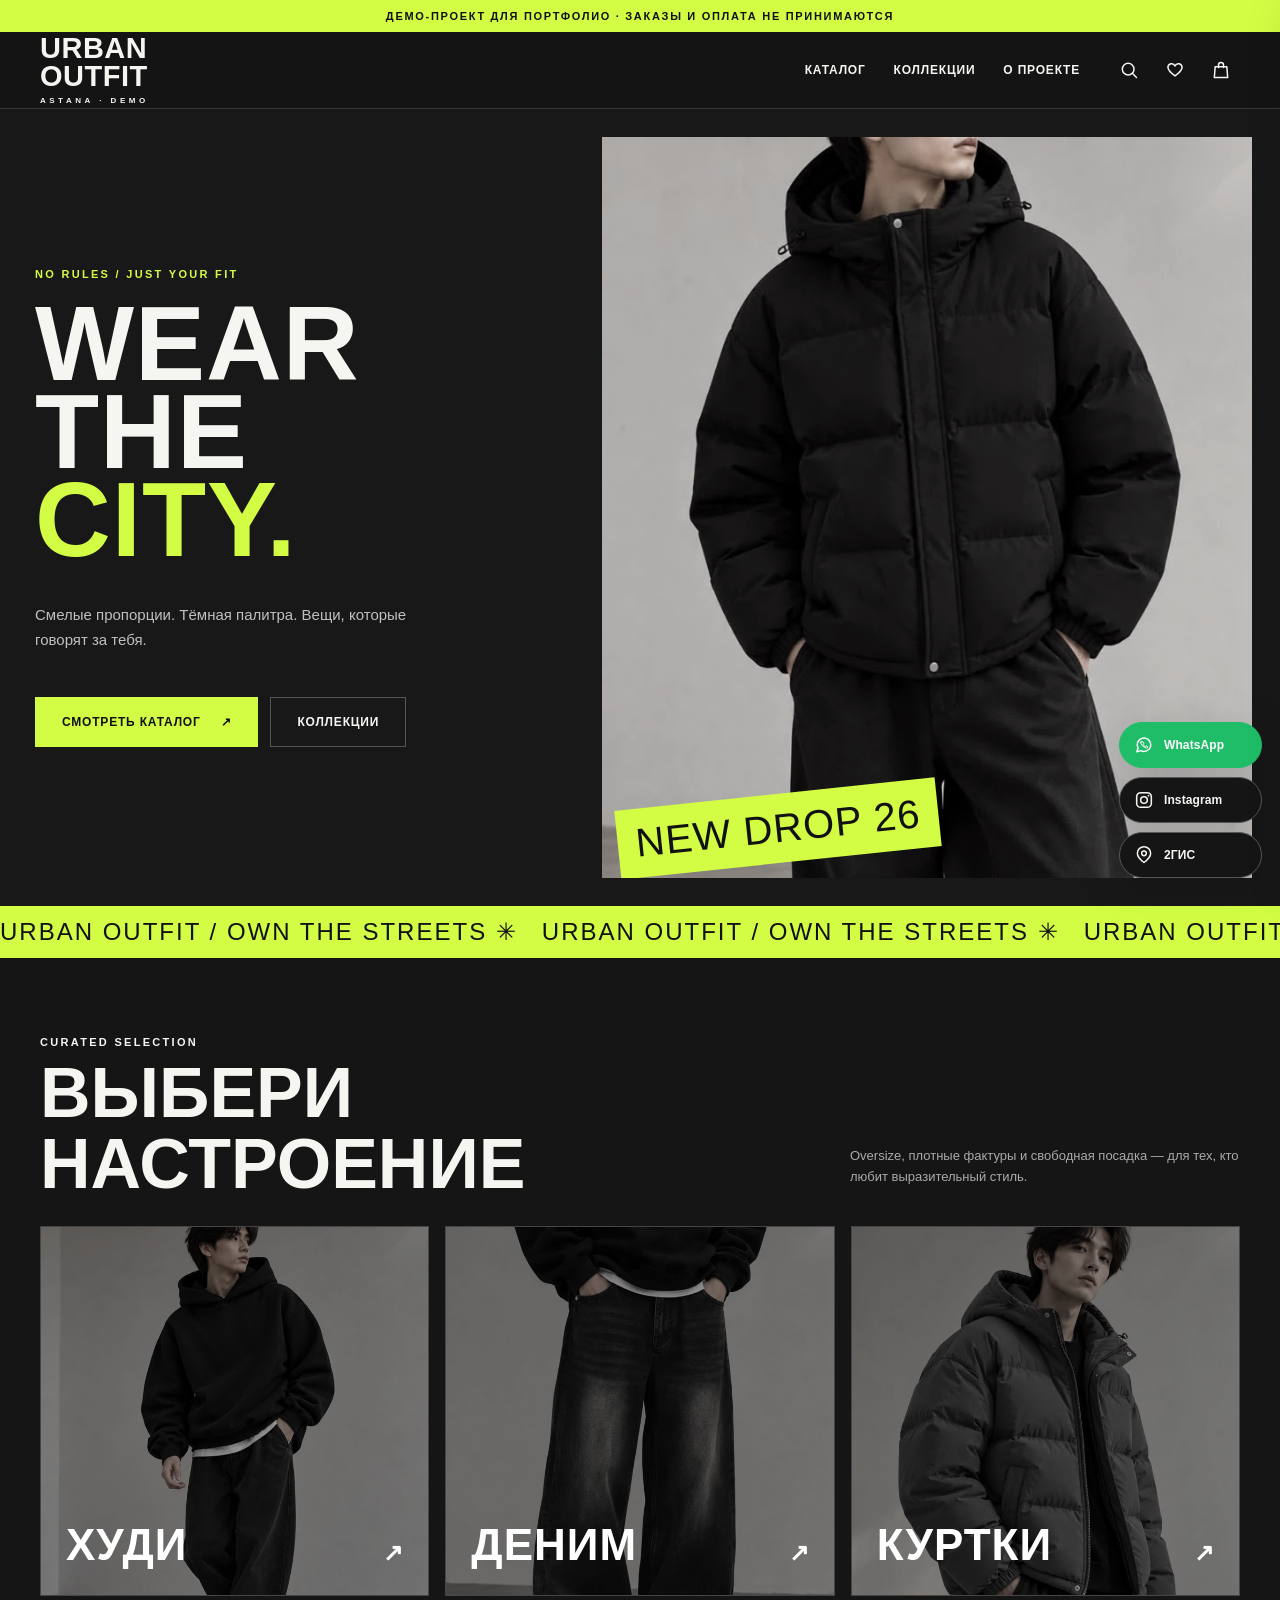
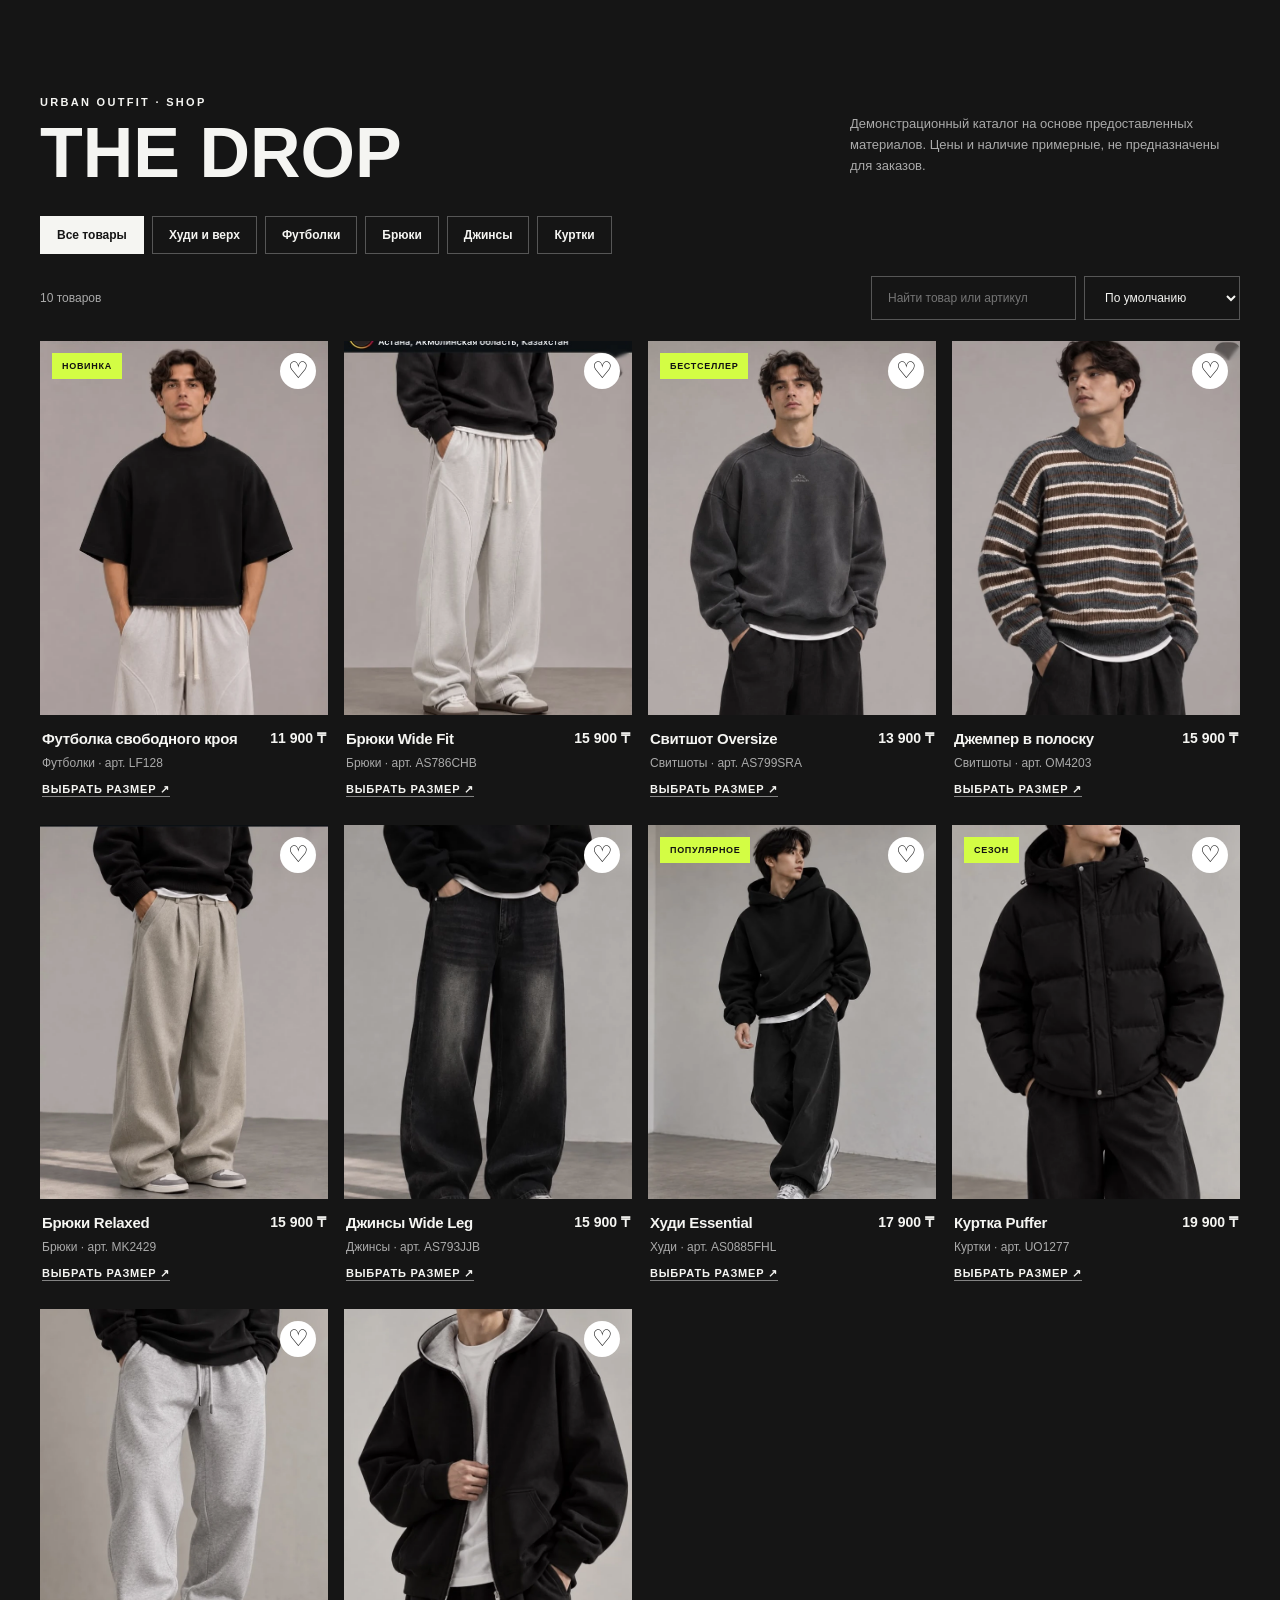
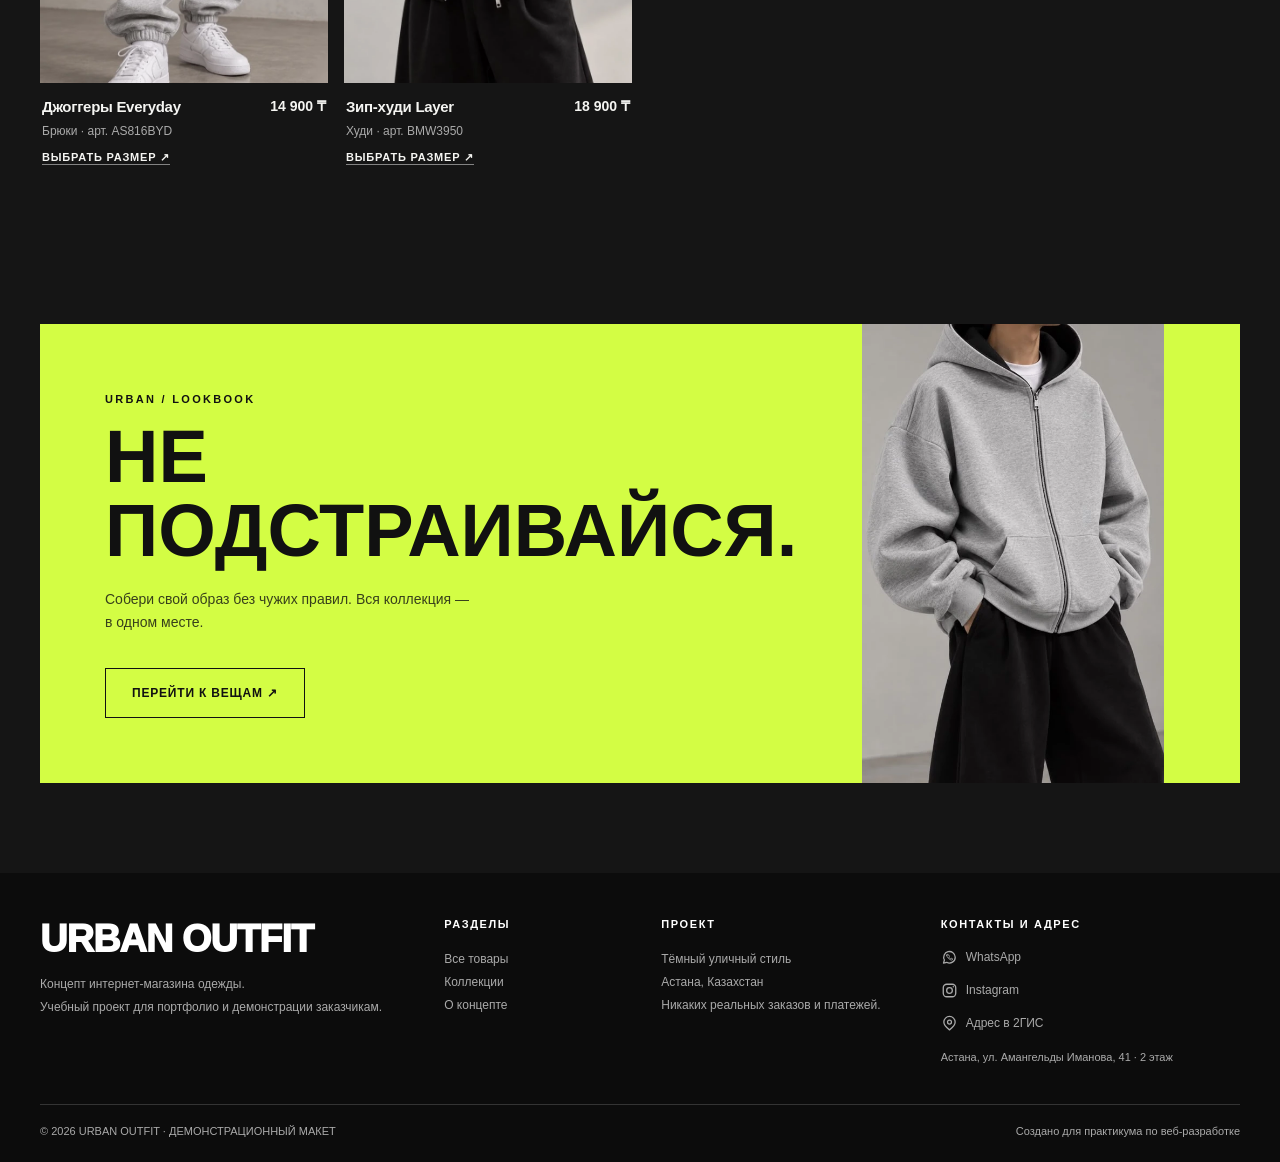
<file: Urban_Outfit_STAGE_2_CONTACTS/STREET/index.html>
<!DOCTYPE html>

<html lang="ru"><head><meta charset="utf-8"/><meta content="width=device-width,initial-scale=1" name="viewport"/><meta content="#151515" name="theme-color"/><meta content="Urban Outfit — демонстрационный шаблон магазина одежды. Коллекции, каталог, удобный выбор товаров." name="description"/><title>Urban Outfit | STREET / IMPACT · Демонстрация</title><link href="style.css" rel="stylesheet"/></head>
<body data-theme="street">
<div class="announcement">ДЕМО-ПРОЕКТ ДЛЯ ПОРТФОЛИО · ЗАКАЗЫ И ОПЛАТА НЕ ПРИНИМАЮТСЯ</div>
<header class="header"><div class="container header-inner"><a class="brand" href="#home">URBAN<br/>OUTFIT<small>ASTANA · DEMO</small></a><nav aria-label="Навигация" class="nav"><a href="#catalog">Каталог</a><a href="#collections">Коллекции</a><a href="#about">О проекте</a></nav><div class="head-actions"><button aria-label="Найти товар" class="icon-btn" id="searchTrigger" type="button"><svg viewbox="0 0 24 24"><circle cx="11" cy="11" r="7"></circle><path d="m16 16 5 5"></path></svg></button><button aria-label="Избранное" class="icon-btn" id="favTrigger" type="button"><svg viewbox="0 0 24 24"><path d="M20.5 8.8c0 4.3-8.5 10.3-8.5 10.3S3.5 13.1 3.5 8.8a4.4 4.4 0 0 1 8.5-1.5 4.4 4.4 0 0 1 8.5 1.5Z"></path></svg><span class="count" hidden="" id="favCount">0</span></button><button aria-label="Корзина" class="icon-btn" id="bagTrigger" type="button"><svg viewbox="0 0 24 24"><path d="M5 8h14l1 13H4L5 8Z"></path><path d="M9 9V6a3 3 0 0 1 6 0v3"></path></svg><span class="count" hidden="" id="cartCount">0</span></button><button aria-label="Открыть меню" class="icon-btn menu-btn" id="menuTrigger" type="button"><svg viewbox="0 0 24 24"><path d="M4 7h16M4 12h16M4 17h16"></path></svg></button></div></div><nav aria-label="Мобильное меню" class="mobile-nav" id="mobileNav"><a href="#catalog">Каталог</a><a href="#collections">Коллекции</a><a href="#about">О проекте</a></nav></header>
<main id="home"><section class="hero"><div class="hero-inner"><div class="hero-copy"><span class="eyebrow">NO RULES / JUST YOUR FIT</span><h1>WEAR<br/>THE<br/><em>CITY.</em></h1><p>Смелые пропорции. Тёмная палитра. Вещи, которые говорят за тебя.</p><div class="hero-buttons"><a class="cta" href="#catalog">Смотреть каталог <span>↗</span></a><a class="cta alt" href="#collections">Коллекции</a></div></div><div class="hero-image"><img alt="Одежда Urban Outfit" src="assets/puffer-black.webp"/><div class="hero-stamp">NEW DROP 26</div></div></div></section>
<div aria-hidden="true" class="stripe"><span>URBAN OUTFIT / OWN THE STREETS ✳</span><span>URBAN OUTFIT / OWN THE STREETS ✳</span><span>URBAN OUTFIT / OWN THE STREETS ✳</span></div>
<section class="editorial container" id="collections"><div class="section-heading"><div><span class="eyebrow">CURATED SELECTION</span><h2>ВЫБЕРИ НАСТРОЕНИЕ</h2></div><p>Oversize, плотные фактуры и свободная посадка — для тех, кто любит выразительный стиль.</p></div><div class="category-grid"><a class="category-card" data-jump="top" href="#catalog"><img alt="ХУДИ" loading="lazy" src="assets/hoodie-black.webp"/><span>ХУДИ</span><b class="arrow">↗</b></a>
<a class="category-card" data-jump="denim" href="#catalog"><img alt="ДЕНИМ" loading="lazy" src="assets/jeans-black.webp"/><span>ДЕНИМ</span><b class="arrow">↗</b></a>
<a class="category-card" data-jump="outer" href="#catalog"><img alt="КУРТКИ" loading="lazy" src="assets/puffer-grey.webp"/><span>КУРТКИ</span><b class="arrow">↗</b></a></div></section>
<section class="catalog container" id="catalog"><div class="section-heading"><div><span class="eyebrow">URBAN OUTFIT · SHOP</span><h2>THE DROP</h2></div><p>Демонстрационный каталог на основе предоставленных материалов. Цены и наличие примерные, не предназначены для заказов.</p></div>
<div aria-label="Категории" class="filters" role="group"><button class="chip active" data-filter="all" type="button">Все товары</button><button class="chip" data-filter="top" type="button">Худи и верх</button><button class="chip" data-filter="tee" type="button">Футболки</button><button class="chip" data-filter="pants" type="button">Брюки</button><button class="chip" data-filter="denim" type="button">Джинсы</button><button class="chip" data-filter="outer" type="button">Куртки</button></div>
<div class="catalog-toolbar"><span class="result-count" id="resultCount">10 товаров</span><div class="catalog-controls"><label class="sr-only" for="search">Поиск товаров</label><input id="search" placeholder="Найти товар или артикул" type="search"/><label class="sr-only" for="sort">Сортировка</label><select id="sort"><option value="default">По умолчанию</option><option value="low">Сначала дешевле</option><option value="high">Сначала дороже</option></select></div></div>
<div aria-live="polite" class="products" id="productGrid"></div><div class="empty" id="empty">Ничего не найдено. Попробуй другую категорию или запрос.</div></section>
<section class="banner container" id="about"><div class="banner-inner"><div class="banner-copy"><span class="eyebrow">URBAN / LOOKBOOK</span><h2>НЕ ПОДСТРАИВАЙСЯ.</h2><p>Собери свой образ без чужих правил. Вся коллекция — в одном месте.</p><a class="cta" href="#catalog">Перейти к вещам ↗</a></div><img alt="Пример образа" loading="lazy" src="assets/zip-grey.webp"/></div></section></main>
<footer class="footer"><div class="container"><div class="footer-inner"><div><div class="footer-brand">URBAN OUTFIT</div><p>Концепт интернет-магазина одежды.<br/>Учебный проект для портфолио и демонстрации заказчикам.</p></div><div><h4>Разделы</h4><ul><li><a href="#catalog">Все товары</a></li><li><a href="#collections">Коллекции</a></li><li><a href="#about">О концепте</a></li></ul></div><div><h4>Проект</h4><p>Тёмный уличный стиль<br/>Астана, Казахстан<br/>Никаких реальных заказов и платежей.</p></div><div class="footer-contacts"><h4>Контакты и адрес</h4><ul>
<li><a href="https://wa.me/77088871353" rel="noopener noreferrer" target="_blank"><svg aria-hidden="true" fill="none" stroke="currentColor" stroke-linecap="round" stroke-linejoin="round" stroke-width="1.8" viewbox="0 0 24 24"><path d="M20.1 11.55a8.13 8.13 0 0 1-12 7.2L3.5 20l1.32-4.44a8.13 8.13 0 1 1 15.28-4.01Z"></path><path d="M8.25 8.2c-.26.6-.2 1.38.18 2.2a10.12 10.12 0 0 0 5.21 4.94c.9.35 1.75.3 2.24.03l.8-1.33-2.23-1.12-.88 1.03c-.83-.22-2.26-1.62-2.6-2.47l.97-.87-1.04-2.23-1.38-.71c-.42-.08-.84.22-1.27 1.47Z" stroke-width="1.15"></path></svg> WhatsApp</a></li>
<li><a href="https://www.instagram.com/urban.outfit_shop/" rel="noopener noreferrer" target="_blank"><svg aria-hidden="true" fill="none" stroke="currentColor" stroke-linecap="round" stroke-linejoin="round" stroke-width="1.85" viewbox="0 0 24 24"><rect height="17.6" rx="5" width="17.6" x="3.2" y="3.2"></rect><circle cx="12" cy="12" r="4"></circle><circle cx="17.4" cy="6.8" fill="currentColor" r="1" stroke="none"></circle></svg> Instagram</a></li>
<li><a href="https://2gis.kz/astana/geo/70000001070539551" rel="noopener noreferrer" target="_blank"><svg aria-hidden="true" fill="none" stroke="currentColor" stroke-linecap="round" stroke-linejoin="round" stroke-width="1.8" viewbox="0 0 24 24"><path d="M20 10c0 5.25-8 11-8 11S4 15.25 4 10a8 8 0 1 1 16 0Z"></path><circle cx="12" cy="10" r="2.8"></circle></svg> Адрес в 2ГИС</a></li>
</ul><span class="address">Астана, ул. Амангельды Иманова, 41 · 2 этаж</span></div></div><div class="legal"><span>© 2026 URBAN OUTFIT · ДЕМОНСТРАЦИОННЫЙ МАКЕТ</span><span>Создано для практикума по веб-разработке</span></div></div></footer>
<div class="layer" id="cartLayer"></div><aside aria-label="Демонстрационная корзина" class="drawer" id="cartDrawer"><div class="drawer-header"><h2>Корзина <small style="font-size:12px;letter-spacing:0;font-weight:400">/ DEMO</small></h2><button aria-label="Закрыть корзину" class="icon-btn" id="cartClose" style="font-size:26px" type="button">×</button></div><div class="cart-lines" id="cartLines"></div><div class="cart-footer"><div class="cart-total"><span>Итого</span><span id="cartTotal">0 ₸</span></div><button class="cta" id="demoCheckout" type="button">Тестовое оформление ↗</button><p class="cart-note">Только демонстрация. Кнопка не отправляет заказ и не списывает деньги.</p></div></aside>
<div class="modal-wrap" id="modalWrap"><div aria-labelledby="modalName" aria-modal="true" class="modal" role="dialog"><button aria-label="Закрыть" class="modal-close" id="modalClose" type="button">×</button><div class="modal-photo"><img alt="Товар" id="modalPhoto" src="assets/hoodie-black.webp"/></div><div class="modal-copy"><span class="modal-kicker" id="modalCat">Категория / артикул</span><h2 id="modalName">Название товара</h2><div class="modal-price" id="modalPrice">0 ₸</div><p class="modal-label">Цвет</p><div class="options" id="modalColors"></div><p class="modal-label">Размер</p><div class="options" id="modalSizes"></div><button class="cta" id="addToCart" type="button">Добавить в корзину ↗</button><p class="small">Демонстрационная корзина для примера интерфейса магазина. Реальные заказы не оформляются.</p></div></div></div><div class="toast" id="toast" role="status"></div>
<script src="products.js"></script><script src="app.js"></script><nav aria-label="Связаться и найти на карте" class="contact-dock">
<a aria-label="WhatsApp — открыть в новой вкладке" class="contact-dock-link contact-whatsapp" href="https://wa.me/77088871353" rel="noopener noreferrer" target="_blank"><svg aria-hidden="true" fill="none" stroke="currentColor" stroke-linecap="round" stroke-linejoin="round" stroke-width="1.8" viewbox="0 0 24 24"><path d="M20.1 11.55a8.13 8.13 0 0 1-12 7.2L3.5 20l1.32-4.44a8.13 8.13 0 1 1 15.28-4.01Z"></path><path d="M8.25 8.2c-.26.6-.2 1.38.18 2.2a10.12 10.12 0 0 0 5.21 4.94c.9.35 1.75.3 2.24.03l.8-1.33-2.23-1.12-.88 1.03c-.83-.22-2.26-1.62-2.6-2.47l.97-.87-1.04-2.23-1.38-.71c-.42-.08-.84.22-1.27 1.47Z" stroke-width="1.15"></path></svg><span>WhatsApp</span></a>
<a aria-label="Instagram — открыть в новой вкладке" class="contact-dock-link contact-instagram" href="https://www.instagram.com/urban.outfit_shop/" rel="noopener noreferrer" target="_blank"><svg aria-hidden="true" fill="none" stroke="currentColor" stroke-linecap="round" stroke-linejoin="round" stroke-width="1.85" viewbox="0 0 24 24"><rect height="17.6" rx="5" width="17.6" x="3.2" y="3.2"></rect><circle cx="12" cy="12" r="4"></circle><circle cx="17.4" cy="6.8" fill="currentColor" r="1" stroke="none"></circle></svg><span>Instagram</span></a>
<a aria-label="2ГИС — открыть в новой вкладке" class="contact-dock-link contact-gis" href="https://2gis.kz/astana/geo/70000001070539551" rel="noopener noreferrer" target="_blank"><svg aria-hidden="true" fill="none" stroke="currentColor" stroke-linecap="round" stroke-linejoin="round" stroke-width="1.8" viewbox="0 0 24 24"><path d="M20 10c0 5.25-8 11-8 11S4 15.25 4 10a8 8 0 1 1 16 0Z"></path><circle cx="12" cy="10" r="2.8"></circle></svg><span>2ГИС</span></a>
</nav></body></html>
</file>
<file: Urban_Outfit_STAGE_2_CONTACTS/MINIMAL/style.css>
[hidden]{display:none!important}
*{box-sizing:border-box}html{scroll-behavior:smooth}body{margin:0;background:var(--bg);color:var(--ink);font-family:Arial,Helvetica,sans-serif;-webkit-font-smoothing:antialiased}button,input,select{font:inherit}button{cursor:pointer}a{color:inherit;text-decoration:none}img{display:block;max-width:100%}button:focus-visible,a:focus-visible,input:focus-visible,select:focus-visible{outline:3px solid var(--accent);outline-offset:3px}.container{width:min(1320px,calc(100% - 80px));margin:auto}.announcement{padding:10px 16px;background:var(--announce);color:var(--announce-txt);text-align:center;font-size:11px;letter-spacing:1.7px;font-weight:700}.header{position:sticky;top:0;z-index:30;background:var(--header);color:var(--ink);border-bottom:1px solid var(--line);backdrop-filter:blur(16px)}.header-inner{height:74px;display:flex;align-items:center;gap:30px}.brand{font-size:25px;font-weight:950;line-height:.95;letter-spacing:-1.7px;white-space:nowrap}.brand small{display:block;font-size:8px;letter-spacing:2.8px;margin-top:7px;font-weight:800}.nav{display:flex;align-items:center;gap:28px;margin-left:auto;font-size:12px;font-weight:800;text-transform:uppercase;letter-spacing:.8px}.nav a{transition:opacity .2s}.nav a:hover{opacity:.55}.head-actions{display:flex;align-items:center;gap:8px}.icon-btn{position:relative;border:0;background:transparent;color:inherit;min-width:38px;height:38px;display:inline-flex;align-items:center;justify-content:center;border-radius:50%}.icon-btn:hover{background:var(--hover)}.icon-btn svg{width:20px;height:20px;stroke:currentColor;stroke-width:1.8;fill:none;stroke-linecap:round;stroke-linejoin:round}.count{position:absolute;top:0;right:0;min-width:16px;height:16px;display:grid;place-items:center;padding:1px 4px;font-weight:800;font-size:9px;border-radius:15px;background:var(--accent);color:var(--accent-txt)}.menu-btn{display:none}.hero{overflow:hidden}.hero-copy .eyebrow,.eyebrow{font-weight:800;font-size:11px;letter-spacing:2.3px;text-transform:uppercase}.hero h1{margin:20px 0 24px}.hero-copy p{line-height:1.65;max-width:420px;font-size:15px;color:var(--muted)}.cta{display:inline-flex;gap:20px;align-items:center;justify-content:center;border-radius:var(--pill);background:var(--btn);color:var(--btn-txt);border:1px solid var(--btn);padding:17px 26px;font-weight:800;font-size:12px;text-transform:uppercase;letter-spacing:.8px;transition:transform .2s,background .2s}.cta:hover{transform:translateY(-2px)}.cta.alt{background:transparent;color:var(--ink);border:1px solid var(--line-strong)}.cta svg{height:18px;width:18px}.hero-buttons{display:flex;gap:12px;flex-wrap:wrap;margin-top:29px}.hero-image{position:relative;overflow:hidden}.hero-image img{width:100%;height:100%;object-fit:cover;object-position:center top}.image-caption{position:absolute;bottom:23px;left:23px;background:#fff;color:#111;padding:10px 13px;font-size:10px;font-weight:800;letter-spacing:1px}.editorial{padding-top:74px;padding-bottom:10px}.section-heading{display:flex;gap:25px;align-items:end;justify-content:space-between;margin-bottom:26px}.section-heading h2{margin:8px 0 0;font-size:clamp(32px,4vw,58px);letter-spacing:-2.5px;line-height:1.02}.section-heading p{max-width:390px;font-size:13px;line-height:1.6;color:var(--muted)}.category-grid{display:grid;grid-template-columns:repeat(3,1fr);gap:16px}.category-card{position:relative;display:block;overflow:hidden;height:370px;background:var(--tile);cursor:pointer;color:#fff}.category-card img{height:100%;width:100%;object-fit:cover;object-position:center 22%;transition:transform .4s;filter:brightness(.78)}.category-card:hover img{transform:scale(1.04)}.category-card span{position:absolute;bottom:25px;left:25px;font-size:25px;font-weight:900;letter-spacing:-.6px}.category-card .arrow{position:absolute;bottom:28px;right:25px;font-size:24px}.catalog{padding-top:86px;padding-bottom:94px;scroll-margin-top:95px}.filters{display:flex;flex-wrap:wrap;gap:8px;margin:26px 0 22px}.chip{background:transparent;border:1px solid var(--line-strong);color:var(--ink);padding:11px 16px;font-size:12px;font-weight:700;border-radius:var(--pill);transition:all .2s}.chip.active,.chip:hover{background:var(--ink);color:var(--bg);border-color:var(--ink)}.catalog-toolbar{display:flex;align-items:center;justify-content:space-between;gap:16px;margin:0 0 21px}.catalog-toolbar .result-count{font-size:12px;color:var(--muted);white-space:nowrap}.catalog-controls{display:flex;gap:8px;flex-wrap:wrap;align-items:center}.catalog-controls input,.catalog-controls select{border:1px solid var(--line-strong);border-radius:var(--pill);background:var(--bg);color:var(--ink);height:44px;padding:0 16px;font-size:12px;outline-offset:1px}.catalog-controls input{width:205px}.products{display:grid;grid-template-columns:repeat(4,minmax(0,1fr));gap:28px 16px}.product{min-width:0}.product-photo{height:auto;aspect-ratio: .77;position:relative;background:var(--tile);overflow:hidden;cursor:pointer}.product-photo>img{width:100%;height:100%;object-fit:cover;object-position:top center;transition:transform .4s}.product:hover .product-photo>img{transform:scale(1.035)}.product-badge{position:absolute;top:12px;left:12px;padding:8px 10px;font-size:9px;letter-spacing:.7px;font-weight:900;background:var(--badge);color:var(--badge-txt)}.fav-btn{position:absolute;right:12px;top:12px;display:grid;place-items:center;width:36px;height:36px;border:0;border-radius:50%;background:#fff;color:#111;z-index:2;font-size:23px}.fav-btn.is-fav{color:#e54535}.product-bottom{padding:15px 2px 0}.product-row{display:flex;justify-content:space-between;gap:12px;align-items:start}.product h3{font-size:15px;letter-spacing:-.3px;margin:0 0 6px;font-weight:800}.product small{font-size:12px;color:var(--muted)}.product strong{white-space:nowrap;font-size:14px}.product-go{margin-top:12px;padding:0;background:transparent;color:var(--ink);border:0;border-bottom:1px solid var(--line-strong);font-size:11px;font-weight:800;letter-spacing:.8px;text-transform:uppercase}.empty{display:none;text-align:center;padding:80px 0;color:var(--muted);font-size:16px}.empty.visible{display:block}.banner{padding:65px 0 90px}.banner-inner{display:grid;grid-template-columns:1.15fr .85fr;min-height:380px;background:var(--banner);color:var(--banner-txt);overflow:hidden}.banner-copy{padding:65px;align-self:center}.banner h2{font-size:clamp(35px,4.6vw,70px);line-height:1;letter-spacing:-2.5px;margin:13px 0 20px}.banner p{line-height:1.65;font-size:14px;max-width:370px;opacity:.8}.banner img{height:100%;width:100%;object-fit:cover;object-position:top}.banner .cta{margin-top:20px;background:var(--banner-txt);color:var(--banner);border-color:var(--banner-txt)}.footer{background:var(--footer);color:var(--footer-txt);padding:45px 0 25px}.footer-inner{display:grid;grid-template-columns:1.7fr 1fr 1fr;gap:30px}.footer-brand{font-size:28px;font-weight:950;letter-spacing:-1px}.footer p,.footer a,.footer li{font-size:12px;color:var(--footer-muted);line-height:1.9}.footer h4{font-size:11px;text-transform:uppercase;letter-spacing:1.6px;margin:0 0 18px}.footer ul{list-style:none;padding:0;margin:0}.footer .legal{margin-top:38px;border-top:1px solid var(--footer-line);padding-top:20px;font-size:11px;color:var(--footer-muted);display:flex;justify-content:space-between;flex-wrap:wrap;gap:10px}.layer{position:fixed;inset:0;z-index:80;display:none;background:#0009}.layer.open{display:block}.drawer{position:fixed;top:0;right:0;z-index:85;width:min(440px,100%);height:100dvh;transform:translateX(105%);transition:transform .28s;background:var(--bg);color:var(--ink);display:flex;flex-direction:column;box-shadow:-10px 0 45px #0002}.drawer.open{transform:translateX(0)}.drawer-header{padding:26px 25px 20px;border-bottom:1px solid var(--line);display:flex;justify-content:space-between;align-items:center}.drawer-header h2{font-size:24px;margin:0;letter-spacing:-1px}.cart-lines{padding:24px;overflow:auto;flex:1}.cart-line{display:grid;grid-template-columns:82px 1fr;gap:15px;padding-bottom:18px;margin-bottom:18px;border-bottom:1px solid var(--line)}.cart-line img{width:82px;height:100px;object-fit:cover;background:var(--tile)}.cart-line h4{margin:0 0 6px;font-size:14px}.cart-line p{color:var(--muted);font-size:12px;margin:0 0 9px}.qty{display:flex;gap:9px;align-items:center;margin-top:11px}.qty button{width:25px;height:25px;border:1px solid var(--line-strong);background:transparent;color:var(--ink)}.qty .remove{border:0;text-decoration:underline;width:auto;font-size:11px;margin-left:auto}.cart-footer{padding:22px 25px 28px;border-top:1px solid var(--line)}.cart-total{display:flex;justify-content:space-between;font-size:17px;font-weight:800;margin-bottom:16px}.cart-footer .cta{width:100%}.cart-note{font-size:11px;color:var(--muted);line-height:1.5;margin:11px 0 0}.modal-wrap{position:fixed;inset:0;z-index:95;display:none;align-items:center;justify-content:center;background:#000a;padding:24px}.modal-wrap.open{display:flex}.modal{display:grid;grid-template-columns:1fr 1fr;position:relative;max-width:900px;width:100%;max-height:90dvh;overflow:auto;background:var(--bg);color:var(--ink)}.modal-photo{min-height:500px;background:var(--tile)}.modal-photo img{width:100%;height:100%;max-height:76dvh;object-fit:cover;object-position:top}.modal-copy{padding:45px 40px;align-self:center}.modal-copy .modal-kicker{color:var(--muted);font-size:11px;letter-spacing:1.2px;font-weight:700;text-transform:uppercase}.modal-copy h2{font-size:clamp(28px,3.5vw,45px);line-height:1.05;letter-spacing:-1.4px;margin:15px 0}.modal-price{font-size:20px;font-weight:800}.modal-label{font-size:11px;text-transform:uppercase;letter-spacing:1px;font-weight:800;margin:25px 0 11px}.options{display:flex;flex-wrap:wrap;gap:8px}.option{padding:12px 15px;min-width:48px;border:1px solid var(--line-strong);color:var(--ink);background:transparent;font-size:12px;font-weight:700}.option.active{background:var(--ink);color:var(--bg);border-color:var(--ink)}.modal-copy .cta{width:100%;margin-top:26px}.modal-copy .small{font-size:11px;line-height:1.5;color:var(--muted);margin:15px 0 0}.modal-close{position:absolute;top:15px;right:15px;background:#fff;color:#111;border:0;border-radius:50%;height:40px;width:40px;font-size:27px;z-index:2}.toast{position:fixed;bottom:26px;left:50%;transform:translate(-50%,80px);background:#181818;color:#fff;padding:15px 23px;box-shadow:0 10px 40px #0004;font-size:12px;max-width:calc(100% - 34px);text-align:center;opacity:0;transition:all .25s;z-index:100;pointer-events:none}.toast.visible{opacity:1;transform:translate(-50%,0)}.mobile-nav{display:none}.sr-only{position:absolute;width:1px;height:1px;padding:0;margin:-1px;overflow:hidden;clip:rect(0,0,0,0);white-space:nowrap;border:0}@media(max-width:1000px){.container{width:min(100% - 44px,1320px)}.products{grid-template-columns:repeat(3,minmax(0,1fr))}.category-card{height:290px}.header-inner{gap:12px}.nav{gap:16px}.banner-copy{padding:37px}}@media(max-width:700px){.container{width:calc(100% - 32px)}.announcement{font-size:9px;letter-spacing:.6px}.header-inner{height:65px}.brand{font-size:21px}.nav{display:none}.menu-btn{display:inline-flex}.mobile-nav.open{display:flex;flex-direction:column;gap:3px;padding:15px 16px 22px;border-top:1px solid var(--line);background:var(--header)}.mobile-nav a{padding:12px 8px;font-size:13px;font-weight:800}.head-actions{margin-left:auto}.hero h1{margin:14px 0 15px}.hero-copy p{font-size:13px}.cta{padding:14px 20px;font-size:11px}.editorial{padding-top:48px}.section-heading{display:block}.section-heading h2{letter-spacing:-1.5px}.section-heading p{font-size:12px}.category-grid{gap:8px}.category-card{height:190px}.category-card span{font-size:14px;left:12px;bottom:14px}.category-card .arrow{font-size:18px;bottom:11px;right:12px}.catalog{padding-top:55px;padding-bottom:40px}.filters{overflow:auto;flex-wrap:nowrap;margin:22px -16px 20px;padding:0 16px;scrollbar-width:none}.filters::-webkit-scrollbar{display:none}.chip{white-space:nowrap;padding:10px 13px}.catalog-toolbar{align-items:start;flex-direction:column}.catalog-controls{width:100%}.catalog-controls input{flex:1;width:30px;min-width:0}.catalog-controls select{max-width:140px}.products{grid-template-columns:repeat(2,minmax(0,1fr));gap:24px 10px}.product h3{font-size:13px}.product strong{font-size:12px}.product small{font-size:11px}.product-bottom{padding-top:10px}.product-row{gap:4px;flex-wrap:wrap}.product-badge{font-size:8px;top:8px;left:8px}.fav-btn{width:30px;height:30px;right:7px;top:7px}.banner{padding:35px 0 50px}.banner-inner{grid-template-columns:1fr}.banner-copy{padding:33px}.banner img{height:250px}.footer-inner{grid-template-columns:1fr 1fr;gap:25px}.footer-inner>div:first-child{grid-column:span 2}.modal{grid-template-columns:1fr;max-width:420px}.modal-photo{min-height:0;height:290px}.modal-photo img{object-position:center 16%}.modal-copy{padding:25px}.modal-copy h2{font-size:28px;margin:8px 0}.modal-label{margin:16px 0 10px}.modal-copy .cta{margin-top:18px}.modal-wrap{padding:10px}.cart-lines{padding:16px}.drawer-header{padding:19px}.footer{padding-top:35px}}@media(prefers-reduced-motion:reduce){*,*:before,*:after{scroll-behavior:auto!important;transition:none!important}}


:root{--bg:#f6f4ef;--ink:#25241f;--muted:#807d73;--line:#dfdcd5;--line-strong:#c8c4ba;--accent:#e3d2ad;--accent-txt:#25241f;--announce:#e7e0d5;--announce-txt:#35332d;--header:#f6f4efed;--hover:#e8e4dc;--btn:#302f29;--btn-txt:#fff;--pill:0px;--tile:#e7e4de;--badge:#fffaf0;--badge-txt:#26231c;--banner:#dfd6c8;--banner-txt:#26231c;--footer:#25241f;--footer-txt:#f8f7f4;--footer-muted:#b6b4ac;--footer-line:#44423e}
.header-inner{height:82px}.brand{font-family:Georgia,serif;font-size:26px;letter-spacing:-1.7px;font-weight:400}.brand small{font-family:Arial,sans-serif;font-size:8px;font-weight:600;letter-spacing:4px}.hero{background:#edeae3}.hero-inner{display:grid;grid-template-columns:.87fr 1.13fr;max-width:1480px;margin:auto;min-height:690px}.hero-copy{padding:80px max(42px,calc((100vw - 1310px)/2));display:flex;flex-direction:column;justify-content:center}.hero h1{font-family:Georgia,'Times New Roman',serif;font-weight:400;letter-spacing:-4.5px;font-size:clamp(60px,6.6vw,112px);line-height:1.04}.hero h1 em{font-style:italic;color:#797268}.hero-image{margin:30px 30px 30px 0;background:#d1cec8}.hero-image img{object-position:center 22%}.hero-number{position:absolute;bottom:25px;right:28px;font-family:Georgia,serif;color:#fff;font-size:28px}.hero-copy p{max-width:380px}.eyebrow{font-weight:500;letter-spacing:2.6px}.section-heading h2,.banner h2{font-family:Georgia,serif;font-weight:400;letter-spacing:-1.9px}.category-card span{font-family:Georgia,serif;font-weight:400;font-size:31px}.category-card img{filter:brightness(.82)}.product-photo{aspect-ratio:.78}.product-badge{font-weight:600;letter-spacing:1px}.product h3{font-weight:600}.banner-inner{grid-template-columns:.93fr 1.07fr}.banner h2{font-size:65px}.minimal-line{display:flex;gap:25px;align-items:center;justify-content:center;padding:21px 0;border-bottom:1px solid var(--line);font-family:Georgia,serif;font-size:14px;color:#736e64;letter-spacing:.2px}.minimal-line span:before{content:'✳';margin-right:25px;color:#a8a092}.minimal-line span:first-child:before{content:'';margin:0}@media(max-width:1000px){.hero-inner{min-height:560px}.hero-copy{padding:46px 30px}.hero h1{font-size:69px}.hero-image{margin:22px 22px 22px 0}}@media(max-width:700px){.header-inner{height:65px}.hero-inner{grid-template-columns:1fr}.hero-copy{padding:48px 24px 34px;min-height:395px}.hero h1{font-size:65px;letter-spacing:-3px}.hero-image{height:365px;margin:0 16px 16px}.minimal-line{gap:12px;font-size:11px;flex-wrap:wrap}.minimal-line span:before{margin-right:10px}.category-card span{font-size:16px}.banner h2{font-size:46px}}

/* Stage 1: clickable product photos and keyboard-accessible controls */
.product-image-btn{display:block;width:100%;height:100%;padding:0;border:0;background:transparent;cursor:pointer;text-align:left}
.product-image-btn img{display:block;width:100%;height:100%;object-fit:cover;object-position:top center;transition:transform .4s}
.product:hover .product-image-btn img{transform:scale(1.035)}
.product-badge{pointer-events:none}
.product-image-btn:focus-visible,.fav-btn:focus-visible,.product-go:focus-visible,.option:focus-visible{outline:3px solid var(--ink);outline-offset:-3px}
@media(prefers-reduced-motion:reduce){.product-image-btn img{transition:none!important}}


/* Stage 2: responsive contact controls, consistent in all three themes */
.contact-dock{position:fixed;z-index:40;right:18px;bottom:22px;display:flex;flex-direction:column;align-items:stretch;gap:9px;filter:drop-shadow(0 8px 20px #0002)}
.contact-dock-link{display:flex;align-items:center;gap:10px;min-height:46px;min-width:143px;padding:10px 14px;border-radius:100px;font-size:12px;font-weight:800;letter-spacing:.1px;line-height:1;background:var(--bg);color:var(--ink);border:1px solid var(--line-strong);transition:transform .2s,background .2s,border-color .2s}
.contact-dock-link:hover{transform:translateX(-4px);background:var(--hover)}
.contact-dock-link svg{width:20px;height:20px;flex:0 0 20px}
.contact-dock-link.contact-whatsapp{background:#1fbd68;color:white;border-color:#1fbd68}
.contact-dock-link.contact-whatsapp:hover{background:#108c48;border-color:#108c48}
.contact-dock-link:focus-visible,.footer-contacts a:focus-visible{outline:3px solid var(--accent);outline-offset:3px}
.footer-inner{grid-template-columns:1.5fr .75fr 1fr 1.2fr}
.footer-contacts li{margin-bottom:7px}
.footer-contacts a{display:inline-flex;gap:8px;align-items:center;overflow-wrap:anywhere;line-height:1.6}
.footer-contacts a:hover{text-decoration:underline;text-underline-offset:4px;color:var(--footer-txt)}
.footer-contacts a svg{width:17px;height:17px;flex-shrink:0}
.footer-contacts .address{display:block;font-size:11px;line-height:1.55;color:var(--footer-muted);margin:9px 0 0}
@media(max-width:1000px){.footer-inner{grid-template-columns:1fr 1fr;gap:25px}}
@media(max-width:700px){body{padding-bottom:69px}.footer-inner{grid-template-columns:1fr 1fr}.footer-inner>div:first-child{grid-column:span 2}.contact-dock{left:10px;right:10px;bottom:10px;flex-direction:row;gap:6px;justify-content:center;filter:drop-shadow(0 4px 14px #0003)}.contact-dock-link{flex:1;min-width:0;min-height:48px;justify-content:center;gap:5px;padding:9px 6px;font-size:11px}.contact-dock-link svg{width:17px;height:17px;flex-basis:17px}}
@media(max-width:360px){.contact-dock-link{font-size:10px;gap:4px;padding:8px 4px}.contact-dock-link svg{width:16px;height:16px;flex-basis:16px}}
@media(prefers-reduced-motion:reduce){.contact-dock-link{transition:none!important}}
</file>
<file: Urban_Outfit_STAGE_2_CONTACTS/SPORT/style.css>
[hidden]{display:none!important}
*{box-sizing:border-box}html{scroll-behavior:smooth}body{margin:0;background:var(--bg);color:var(--ink);font-family:Arial,Helvetica,sans-serif;-webkit-font-smoothing:antialiased}button,input,select{font:inherit}button{cursor:pointer}a{color:inherit;text-decoration:none}img{display:block;max-width:100%}button:focus-visible,a:focus-visible,input:focus-visible,select:focus-visible{outline:3px solid var(--accent);outline-offset:3px}.container{width:min(1320px,calc(100% - 80px));margin:auto}.announcement{padding:10px 16px;background:var(--announce);color:var(--announce-txt);text-align:center;font-size:11px;letter-spacing:1.7px;font-weight:700}.header{position:sticky;top:0;z-index:30;background:var(--header);color:var(--ink);border-bottom:1px solid var(--line);backdrop-filter:blur(16px)}.header-inner{height:74px;display:flex;align-items:center;gap:30px}.brand{font-size:25px;font-weight:950;line-height:.95;letter-spacing:-1.7px;white-space:nowrap}.brand small{display:block;font-size:8px;letter-spacing:2.8px;margin-top:7px;font-weight:800}.nav{display:flex;align-items:center;gap:28px;margin-left:auto;font-size:12px;font-weight:800;text-transform:uppercase;letter-spacing:.8px}.nav a{transition:opacity .2s}.nav a:hover{opacity:.55}.head-actions{display:flex;align-items:center;gap:8px}.icon-btn{position:relative;border:0;background:transparent;color:inherit;min-width:38px;height:38px;display:inline-flex;align-items:center;justify-content:center;border-radius:50%}.icon-btn:hover{background:var(--hover)}.icon-btn svg{width:20px;height:20px;stroke:currentColor;stroke-width:1.8;fill:none;stroke-linecap:round;stroke-linejoin:round}.count{position:absolute;top:0;right:0;min-width:16px;height:16px;display:grid;place-items:center;padding:1px 4px;font-weight:800;font-size:9px;border-radius:15px;background:var(--accent);color:var(--accent-txt)}.menu-btn{display:none}.hero{overflow:hidden}.hero-copy .eyebrow,.eyebrow{font-weight:800;font-size:11px;letter-spacing:2.3px;text-transform:uppercase}.hero h1{margin:20px 0 24px}.hero-copy p{line-height:1.65;max-width:420px;font-size:15px;color:var(--muted)}.cta{display:inline-flex;gap:20px;align-items:center;justify-content:center;border-radius:var(--pill);background:var(--btn);color:var(--btn-txt);border:1px solid var(--btn);padding:17px 26px;font-weight:800;font-size:12px;text-transform:uppercase;letter-spacing:.8px;transition:transform .2s,background .2s}.cta:hover{transform:translateY(-2px)}.cta.alt{background:transparent;color:var(--ink);border:1px solid var(--line-strong)}.cta svg{height:18px;width:18px}.hero-buttons{display:flex;gap:12px;flex-wrap:wrap;margin-top:29px}.hero-image{position:relative;overflow:hidden}.hero-image img{width:100%;height:100%;object-fit:cover;object-position:center top}.image-caption{position:absolute;bottom:23px;left:23px;background:#fff;color:#111;padding:10px 13px;font-size:10px;font-weight:800;letter-spacing:1px}.editorial{padding-top:74px;padding-bottom:10px}.section-heading{display:flex;gap:25px;align-items:end;justify-content:space-between;margin-bottom:26px}.section-heading h2{margin:8px 0 0;font-size:clamp(32px,4vw,58px);letter-spacing:-2.5px;line-height:1.02}.section-heading p{max-width:390px;font-size:13px;line-height:1.6;color:var(--muted)}.category-grid{display:grid;grid-template-columns:repeat(3,1fr);gap:16px}.category-card{position:relative;display:block;overflow:hidden;height:370px;background:var(--tile);cursor:pointer;color:#fff}.category-card img{height:100%;width:100%;object-fit:cover;object-position:center 22%;transition:transform .4s;filter:brightness(.78)}.category-card:hover img{transform:scale(1.04)}.category-card span{position:absolute;bottom:25px;left:25px;font-size:25px;font-weight:900;letter-spacing:-.6px}.category-card .arrow{position:absolute;bottom:28px;right:25px;font-size:24px}.catalog{padding-top:86px;padding-bottom:94px;scroll-margin-top:95px}.filters{display:flex;flex-wrap:wrap;gap:8px;margin:26px 0 22px}.chip{background:transparent;border:1px solid var(--line-strong);color:var(--ink);padding:11px 16px;font-size:12px;font-weight:700;border-radius:var(--pill);transition:all .2s}.chip.active,.chip:hover{background:var(--ink);color:var(--bg);border-color:var(--ink)}.catalog-toolbar{display:flex;align-items:center;justify-content:space-between;gap:16px;margin:0 0 21px}.catalog-toolbar .result-count{font-size:12px;color:var(--muted);white-space:nowrap}.catalog-controls{display:flex;gap:8px;flex-wrap:wrap;align-items:center}.catalog-controls input,.catalog-controls select{border:1px solid var(--line-strong);border-radius:var(--pill);background:var(--bg);color:var(--ink);height:44px;padding:0 16px;font-size:12px;outline-offset:1px}.catalog-controls input{width:205px}.products{display:grid;grid-template-columns:repeat(4,minmax(0,1fr));gap:28px 16px}.product{min-width:0}.product-photo{height:auto;aspect-ratio: .77;position:relative;background:var(--tile);overflow:hidden;cursor:pointer}.product-photo>img{width:100%;height:100%;object-fit:cover;object-position:top center;transition:transform .4s}.product:hover .product-photo>img{transform:scale(1.035)}.product-badge{position:absolute;top:12px;left:12px;padding:8px 10px;font-size:9px;letter-spacing:.7px;font-weight:900;background:var(--badge);color:var(--badge-txt)}.fav-btn{position:absolute;right:12px;top:12px;display:grid;place-items:center;width:36px;height:36px;border:0;border-radius:50%;background:#fff;color:#111;z-index:2;font-size:23px}.fav-btn.is-fav{color:#e54535}.product-bottom{padding:15px 2px 0}.product-row{display:flex;justify-content:space-between;gap:12px;align-items:start}.product h3{font-size:15px;letter-spacing:-.3px;margin:0 0 6px;font-weight:800}.product small{font-size:12px;color:var(--muted)}.product strong{white-space:nowrap;font-size:14px}.product-go{margin-top:12px;padding:0;background:transparent;color:var(--ink);border:0;border-bottom:1px solid var(--line-strong);font-size:11px;font-weight:800;letter-spacing:.8px;text-transform:uppercase}.empty{display:none;text-align:center;padding:80px 0;color:var(--muted);font-size:16px}.empty.visible{display:block}.banner{padding:65px 0 90px}.banner-inner{display:grid;grid-template-columns:1.15fr .85fr;min-height:380px;background:var(--banner);color:var(--banner-txt);overflow:hidden}.banner-copy{padding:65px;align-self:center}.banner h2{font-size:clamp(35px,4.6vw,70px);line-height:1;letter-spacing:-2.5px;margin:13px 0 20px}.banner p{line-height:1.65;font-size:14px;max-width:370px;opacity:.8}.banner img{height:100%;width:100%;object-fit:cover;object-position:top}.banner .cta{margin-top:20px;background:var(--banner-txt);color:var(--banner);border-color:var(--banner-txt)}.footer{background:var(--footer);color:var(--footer-txt);padding:45px 0 25px}.footer-inner{display:grid;grid-template-columns:1.7fr 1fr 1fr;gap:30px}.footer-brand{font-size:28px;font-weight:950;letter-spacing:-1px}.footer p,.footer a,.footer li{font-size:12px;color:var(--footer-muted);line-height:1.9}.footer h4{font-size:11px;text-transform:uppercase;letter-spacing:1.6px;margin:0 0 18px}.footer ul{list-style:none;padding:0;margin:0}.footer .legal{margin-top:38px;border-top:1px solid var(--footer-line);padding-top:20px;font-size:11px;color:var(--footer-muted);display:flex;justify-content:space-between;flex-wrap:wrap;gap:10px}.layer{position:fixed;inset:0;z-index:80;display:none;background:#0009}.layer.open{display:block}.drawer{position:fixed;top:0;right:0;z-index:85;width:min(440px,100%);height:100dvh;transform:translateX(105%);transition:transform .28s;background:var(--bg);color:var(--ink);display:flex;flex-direction:column;box-shadow:-10px 0 45px #0002}.drawer.open{transform:translateX(0)}.drawer-header{padding:26px 25px 20px;border-bottom:1px solid var(--line);display:flex;justify-content:space-between;align-items:center}.drawer-header h2{font-size:24px;margin:0;letter-spacing:-1px}.cart-lines{padding:24px;overflow:auto;flex:1}.cart-line{display:grid;grid-template-columns:82px 1fr;gap:15px;padding-bottom:18px;margin-bottom:18px;border-bottom:1px solid var(--line)}.cart-line img{width:82px;height:100px;object-fit:cover;background:var(--tile)}.cart-line h4{margin:0 0 6px;font-size:14px}.cart-line p{color:var(--muted);font-size:12px;margin:0 0 9px}.qty{display:flex;gap:9px;align-items:center;margin-top:11px}.qty button{width:25px;height:25px;border:1px solid var(--line-strong);background:transparent;color:var(--ink)}.qty .remove{border:0;text-decoration:underline;width:auto;font-size:11px;margin-left:auto}.cart-footer{padding:22px 25px 28px;border-top:1px solid var(--line)}.cart-total{display:flex;justify-content:space-between;font-size:17px;font-weight:800;margin-bottom:16px}.cart-footer .cta{width:100%}.cart-note{font-size:11px;color:var(--muted);line-height:1.5;margin:11px 0 0}.modal-wrap{position:fixed;inset:0;z-index:95;display:none;align-items:center;justify-content:center;background:#000a;padding:24px}.modal-wrap.open{display:flex}.modal{display:grid;grid-template-columns:1fr 1fr;position:relative;max-width:900px;width:100%;max-height:90dvh;overflow:auto;background:var(--bg);color:var(--ink)}.modal-photo{min-height:500px;background:var(--tile)}.modal-photo img{width:100%;height:100%;max-height:76dvh;object-fit:cover;object-position:top}.modal-copy{padding:45px 40px;align-self:center}.modal-copy .modal-kicker{color:var(--muted);font-size:11px;letter-spacing:1.2px;font-weight:700;text-transform:uppercase}.modal-copy h2{font-size:clamp(28px,3.5vw,45px);line-height:1.05;letter-spacing:-1.4px;margin:15px 0}.modal-price{font-size:20px;font-weight:800}.modal-label{font-size:11px;text-transform:uppercase;letter-spacing:1px;font-weight:800;margin:25px 0 11px}.options{display:flex;flex-wrap:wrap;gap:8px}.option{padding:12px 15px;min-width:48px;border:1px solid var(--line-strong);color:var(--ink);background:transparent;font-size:12px;font-weight:700}.option.active{background:var(--ink);color:var(--bg);border-color:var(--ink)}.modal-copy .cta{width:100%;margin-top:26px}.modal-copy .small{font-size:11px;line-height:1.5;color:var(--muted);margin:15px 0 0}.modal-close{position:absolute;top:15px;right:15px;background:#fff;color:#111;border:0;border-radius:50%;height:40px;width:40px;font-size:27px;z-index:2}.toast{position:fixed;bottom:26px;left:50%;transform:translate(-50%,80px);background:#181818;color:#fff;padding:15px 23px;box-shadow:0 10px 40px #0004;font-size:12px;max-width:calc(100% - 34px);text-align:center;opacity:0;transition:all .25s;z-index:100;pointer-events:none}.toast.visible{opacity:1;transform:translate(-50%,0)}.mobile-nav{display:none}.sr-only{position:absolute;width:1px;height:1px;padding:0;margin:-1px;overflow:hidden;clip:rect(0,0,0,0);white-space:nowrap;border:0}@media(max-width:1000px){.container{width:min(100% - 44px,1320px)}.products{grid-template-columns:repeat(3,minmax(0,1fr))}.category-card{height:290px}.header-inner{gap:12px}.nav{gap:16px}.banner-copy{padding:37px}}@media(max-width:700px){.container{width:calc(100% - 32px)}.announcement{font-size:9px;letter-spacing:.6px}.header-inner{height:65px}.brand{font-size:21px}.nav{display:none}.menu-btn{display:inline-flex}.mobile-nav.open{display:flex;flex-direction:column;gap:3px;padding:15px 16px 22px;border-top:1px solid var(--line);background:var(--header)}.mobile-nav a{padding:12px 8px;font-size:13px;font-weight:800}.head-actions{margin-left:auto}.hero h1{margin:14px 0 15px}.hero-copy p{font-size:13px}.cta{padding:14px 20px;font-size:11px}.editorial{padding-top:48px}.section-heading{display:block}.section-heading h2{letter-spacing:-1.5px}.section-heading p{font-size:12px}.category-grid{gap:8px}.category-card{height:190px}.category-card span{font-size:14px;left:12px;bottom:14px}.category-card .arrow{font-size:18px;bottom:11px;right:12px}.catalog{padding-top:55px;padding-bottom:40px}.filters{overflow:auto;flex-wrap:nowrap;margin:22px -16px 20px;padding:0 16px;scrollbar-width:none}.filters::-webkit-scrollbar{display:none}.chip{white-space:nowrap;padding:10px 13px}.catalog-toolbar{align-items:start;flex-direction:column}.catalog-controls{width:100%}.catalog-controls input{flex:1;width:30px;min-width:0}.catalog-controls select{max-width:140px}.products{grid-template-columns:repeat(2,minmax(0,1fr));gap:24px 10px}.product h3{font-size:13px}.product strong{font-size:12px}.product small{font-size:11px}.product-bottom{padding-top:10px}.product-row{gap:4px;flex-wrap:wrap}.product-badge{font-size:8px;top:8px;left:8px}.fav-btn{width:30px;height:30px;right:7px;top:7px}.banner{padding:35px 0 50px}.banner-inner{grid-template-columns:1fr}.banner-copy{padding:33px}.banner img{height:250px}.footer-inner{grid-template-columns:1fr 1fr;gap:25px}.footer-inner>div:first-child{grid-column:span 2}.modal{grid-template-columns:1fr;max-width:420px}.modal-photo{min-height:0;height:290px}.modal-photo img{object-position:center 16%}.modal-copy{padding:25px}.modal-copy h2{font-size:28px;margin:8px 0}.modal-label{margin:16px 0 10px}.modal-copy .cta{margin-top:18px}.modal-wrap{padding:10px}.cart-lines{padding:16px}.drawer-header{padding:19px}.footer{padding-top:35px}}@media(prefers-reduced-motion:reduce){*,*:before,*:after{scroll-behavior:auto!important;transition:none!important}}


:root{--bg:#f8f8f6;--ink:#101010;--muted:#6c6c6c;--line:#ddd;--line-strong:#b7b7b7;--accent:#eeff39;--accent-txt:#111;--announce:#111;--announce-txt:#eeff39;--header:#ffffffec;--hover:#f1f1f1;--btn:#111;--btn-txt:#fff;--pill:50px;--tile:#e9e8e6;--badge:#eeff39;--badge-txt:#111;--banner:#111;--banner-txt:#fff;--footer:#111;--footer-txt:#fff;--footer-muted:#aaa;--footer-line:#393939}
.hero{background:#e7e7e5}.hero-inner{width:min(1440px,100%);margin:auto;display:grid;grid-template-columns:1.03fr .97fr;min-height:650px}.hero-copy{display:flex;justify-content:center;flex-direction:column;padding:70px max(32px,calc((100vw - 1320px)/2)) 70px max(45px,calc((100vw - 1320px)/2));position:relative}.hero h1{font-size:clamp(74px,7.4vw,126px);font-family:Impact,'Arial Narrow',Arial,sans-serif;font-weight:900;letter-spacing:-3px;line-height:.88;text-transform:uppercase}.hero h1 em{font-style:normal;color:#a7b200}.hero .eyebrow{display:flex;align-items:center;gap:14px}.hero .eyebrow:before{content:'';height:8px;width:38px;background:#c4d600}.hero-image{background:#dbd8d6}.hero-image img{object-fit:cover;object-position:top}.hero-sticker{position:absolute;bottom:37px;right:33px;height:112px;width:112px;border-radius:50%;background:#edff36;color:#111;display:grid;place-items:center;text-align:center;transform:rotate(13deg);font-weight:900;line-height:1.2;font-size:12px;letter-spacing:.6px}.editorial .section-heading h2,.catalog .section-heading h2,.banner h2{font-family:Impact,'Arial Narrow',Arial,sans-serif;font-weight:800;text-transform:uppercase;letter-spacing:0}.sport-strip{background:#dfff4b;color:#111;overflow:hidden;white-space:nowrap;padding:15px 0;font-weight:900;letter-spacing:3px;font-size:13px}.sport-strip span{display:inline-block;margin:0 42px}.section-heading h2{font-size:62px}.category-card span{font-family:Impact,Arial,sans-serif;font-size:39px;letter-spacing:.4px;text-transform:uppercase}.banner h2{font-size:70px}.footer .brand{color:#fff}@media(max-width:1000px){.hero-inner{min-height:540px}.hero-copy{padding:40px 22px}.hero h1{font-size:78px}}@media(max-width:700px){.hero-inner{grid-template-columns:1fr;min-height:0}.hero-copy{min-height:390px;padding:38px 23px}.hero h1{font-size:clamp(58px,14vw,92px)}.hero-image{height:330px}.hero-image img{object-position:center 25%}.hero-sticker{height:82px;width:82px;font-size:10px;right:20px;bottom:20px}.sport-strip{font-size:10px;padding:11px 0}.sport-strip span{margin:0 20px}.section-heading h2{font-size:46px}.category-card span{font-size:17px}.banner h2{font-size:50px}}

/* Stage 1: clickable product photos and keyboard-accessible controls */
.product-image-btn{display:block;width:100%;height:100%;padding:0;border:0;background:transparent;cursor:pointer;text-align:left}
.product-image-btn img{display:block;width:100%;height:100%;object-fit:cover;object-position:top center;transition:transform .4s}
.product:hover .product-image-btn img{transform:scale(1.035)}
.product-badge{pointer-events:none}
.product-image-btn:focus-visible,.fav-btn:focus-visible,.product-go:focus-visible,.option:focus-visible{outline:3px solid var(--ink);outline-offset:-3px}
@media(prefers-reduced-motion:reduce){.product-image-btn img{transition:none!important}}


/* Stage 2: responsive contact controls, consistent in all three themes */
.contact-dock{position:fixed;z-index:40;right:18px;bottom:22px;display:flex;flex-direction:column;align-items:stretch;gap:9px;filter:drop-shadow(0 8px 20px #0002)}
.contact-dock-link{display:flex;align-items:center;gap:10px;min-height:46px;min-width:143px;padding:10px 14px;border-radius:100px;font-size:12px;font-weight:800;letter-spacing:.1px;line-height:1;background:var(--bg);color:var(--ink);border:1px solid var(--line-strong);transition:transform .2s,background .2s,border-color .2s}
.contact-dock-link:hover{transform:translateX(-4px);background:var(--hover)}
.contact-dock-link svg{width:20px;height:20px;flex:0 0 20px}
.contact-dock-link.contact-whatsapp{background:#1fbd68;color:white;border-color:#1fbd68}
.contact-dock-link.contact-whatsapp:hover{background:#108c48;border-color:#108c48}
.contact-dock-link:focus-visible,.footer-contacts a:focus-visible{outline:3px solid var(--accent);outline-offset:3px}
.footer-inner{grid-template-columns:1.5fr .75fr 1fr 1.2fr}
.footer-contacts li{margin-bottom:7px}
.footer-contacts a{display:inline-flex;gap:8px;align-items:center;overflow-wrap:anywhere;line-height:1.6}
.footer-contacts a:hover{text-decoration:underline;text-underline-offset:4px;color:var(--footer-txt)}
.footer-contacts a svg{width:17px;height:17px;flex-shrink:0}
.footer-contacts .address{display:block;font-size:11px;line-height:1.55;color:var(--footer-muted);margin:9px 0 0}
@media(max-width:1000px){.footer-inner{grid-template-columns:1fr 1fr;gap:25px}}
@media(max-width:700px){body{padding-bottom:69px}.footer-inner{grid-template-columns:1fr 1fr}.footer-inner>div:first-child{grid-column:span 2}.contact-dock{left:10px;right:10px;bottom:10px;flex-direction:row;gap:6px;justify-content:center;filter:drop-shadow(0 4px 14px #0003)}.contact-dock-link{flex:1;min-width:0;min-height:48px;justify-content:center;gap:5px;padding:9px 6px;font-size:11px}.contact-dock-link svg{width:17px;height:17px;flex-basis:17px}}
@media(max-width:360px){.contact-dock-link{font-size:10px;gap:4px;padding:8px 4px}.contact-dock-link svg{width:16px;height:16px;flex-basis:16px}}
@media(prefers-reduced-motion:reduce){.contact-dock-link{transition:none!important}}
</file>
<file: Urban_Outfit_STAGE_2_CONTACTS/STREET/style.css>
[hidden]{display:none!important}
*{box-sizing:border-box}html{scroll-behavior:smooth}body{margin:0;background:var(--bg);color:var(--ink);font-family:Arial,Helvetica,sans-serif;-webkit-font-smoothing:antialiased}button,input,select{font:inherit}button{cursor:pointer}a{color:inherit;text-decoration:none}img{display:block;max-width:100%}button:focus-visible,a:focus-visible,input:focus-visible,select:focus-visible{outline:3px solid var(--accent);outline-offset:3px}.container{width:min(1320px,calc(100% - 80px));margin:auto}.announcement{padding:10px 16px;background:var(--announce);color:var(--announce-txt);text-align:center;font-size:11px;letter-spacing:1.7px;font-weight:700}.header{position:sticky;top:0;z-index:30;background:var(--header);color:var(--ink);border-bottom:1px solid var(--line);backdrop-filter:blur(16px)}.header-inner{height:74px;display:flex;align-items:center;gap:30px}.brand{font-size:25px;font-weight:950;line-height:.95;letter-spacing:-1.7px;white-space:nowrap}.brand small{display:block;font-size:8px;letter-spacing:2.8px;margin-top:7px;font-weight:800}.nav{display:flex;align-items:center;gap:28px;margin-left:auto;font-size:12px;font-weight:800;text-transform:uppercase;letter-spacing:.8px}.nav a{transition:opacity .2s}.nav a:hover{opacity:.55}.head-actions{display:flex;align-items:center;gap:8px}.icon-btn{position:relative;border:0;background:transparent;color:inherit;min-width:38px;height:38px;display:inline-flex;align-items:center;justify-content:center;border-radius:50%}.icon-btn:hover{background:var(--hover)}.icon-btn svg{width:20px;height:20px;stroke:currentColor;stroke-width:1.8;fill:none;stroke-linecap:round;stroke-linejoin:round}.count{position:absolute;top:0;right:0;min-width:16px;height:16px;display:grid;place-items:center;padding:1px 4px;font-weight:800;font-size:9px;border-radius:15px;background:var(--accent);color:var(--accent-txt)}.menu-btn{display:none}.hero{overflow:hidden}.hero-copy .eyebrow,.eyebrow{font-weight:800;font-size:11px;letter-spacing:2.3px;text-transform:uppercase}.hero h1{margin:20px 0 24px}.hero-copy p{line-height:1.65;max-width:420px;font-size:15px;color:var(--muted)}.cta{display:inline-flex;gap:20px;align-items:center;justify-content:center;border-radius:var(--pill);background:var(--btn);color:var(--btn-txt);border:1px solid var(--btn);padding:17px 26px;font-weight:800;font-size:12px;text-transform:uppercase;letter-spacing:.8px;transition:transform .2s,background .2s}.cta:hover{transform:translateY(-2px)}.cta.alt{background:transparent;color:var(--ink);border:1px solid var(--line-strong)}.cta svg{height:18px;width:18px}.hero-buttons{display:flex;gap:12px;flex-wrap:wrap;margin-top:29px}.hero-image{position:relative;overflow:hidden}.hero-image img{width:100%;height:100%;object-fit:cover;object-position:center top}.image-caption{position:absolute;bottom:23px;left:23px;background:#fff;color:#111;padding:10px 13px;font-size:10px;font-weight:800;letter-spacing:1px}.editorial{padding-top:74px;padding-bottom:10px}.section-heading{display:flex;gap:25px;align-items:end;justify-content:space-between;margin-bottom:26px}.section-heading h2{margin:8px 0 0;font-size:clamp(32px,4vw,58px);letter-spacing:-2.5px;line-height:1.02}.section-heading p{max-width:390px;font-size:13px;line-height:1.6;color:var(--muted)}.category-grid{display:grid;grid-template-columns:repeat(3,1fr);gap:16px}.category-card{position:relative;display:block;overflow:hidden;height:370px;background:var(--tile);cursor:pointer;color:#fff}.category-card img{height:100%;width:100%;object-fit:cover;object-position:center 22%;transition:transform .4s;filter:brightness(.78)}.category-card:hover img{transform:scale(1.04)}.category-card span{position:absolute;bottom:25px;left:25px;font-size:25px;font-weight:900;letter-spacing:-.6px}.category-card .arrow{position:absolute;bottom:28px;right:25px;font-size:24px}.catalog{padding-top:86px;padding-bottom:94px;scroll-margin-top:95px}.filters{display:flex;flex-wrap:wrap;gap:8px;margin:26px 0 22px}.chip{background:transparent;border:1px solid var(--line-strong);color:var(--ink);padding:11px 16px;font-size:12px;font-weight:700;border-radius:var(--pill);transition:all .2s}.chip.active,.chip:hover{background:var(--ink);color:var(--bg);border-color:var(--ink)}.catalog-toolbar{display:flex;align-items:center;justify-content:space-between;gap:16px;margin:0 0 21px}.catalog-toolbar .result-count{font-size:12px;color:var(--muted);white-space:nowrap}.catalog-controls{display:flex;gap:8px;flex-wrap:wrap;align-items:center}.catalog-controls input,.catalog-controls select{border:1px solid var(--line-strong);border-radius:var(--pill);background:var(--bg);color:var(--ink);height:44px;padding:0 16px;font-size:12px;outline-offset:1px}.catalog-controls input{width:205px}.products{display:grid;grid-template-columns:repeat(4,minmax(0,1fr));gap:28px 16px}.product{min-width:0}.product-photo{height:auto;aspect-ratio: .77;position:relative;background:var(--tile);overflow:hidden;cursor:pointer}.product-photo>img{width:100%;height:100%;object-fit:cover;object-position:top center;transition:transform .4s}.product:hover .product-photo>img{transform:scale(1.035)}.product-badge{position:absolute;top:12px;left:12px;padding:8px 10px;font-size:9px;letter-spacing:.7px;font-weight:900;background:var(--badge);color:var(--badge-txt)}.fav-btn{position:absolute;right:12px;top:12px;display:grid;place-items:center;width:36px;height:36px;border:0;border-radius:50%;background:#fff;color:#111;z-index:2;font-size:23px}.fav-btn.is-fav{color:#e54535}.product-bottom{padding:15px 2px 0}.product-row{display:flex;justify-content:space-between;gap:12px;align-items:start}.product h3{font-size:15px;letter-spacing:-.3px;margin:0 0 6px;font-weight:800}.product small{font-size:12px;color:var(--muted)}.product strong{white-space:nowrap;font-size:14px}.product-go{margin-top:12px;padding:0;background:transparent;color:var(--ink);border:0;border-bottom:1px solid var(--line-strong);font-size:11px;font-weight:800;letter-spacing:.8px;text-transform:uppercase}.empty{display:none;text-align:center;padding:80px 0;color:var(--muted);font-size:16px}.empty.visible{display:block}.banner{padding:65px 0 90px}.banner-inner{display:grid;grid-template-columns:1.15fr .85fr;min-height:380px;background:var(--banner);color:var(--banner-txt);overflow:hidden}.banner-copy{padding:65px;align-self:center}.banner h2{font-size:clamp(35px,4.6vw,70px);line-height:1;letter-spacing:-2.5px;margin:13px 0 20px}.banner p{line-height:1.65;font-size:14px;max-width:370px;opacity:.8}.banner img{height:100%;width:100%;object-fit:cover;object-position:top}.banner .cta{margin-top:20px;background:var(--banner-txt);color:var(--banner);border-color:var(--banner-txt)}.footer{background:var(--footer);color:var(--footer-txt);padding:45px 0 25px}.footer-inner{display:grid;grid-template-columns:1.7fr 1fr 1fr;gap:30px}.footer-brand{font-size:28px;font-weight:950;letter-spacing:-1px}.footer p,.footer a,.footer li{font-size:12px;color:var(--footer-muted);line-height:1.9}.footer h4{font-size:11px;text-transform:uppercase;letter-spacing:1.6px;margin:0 0 18px}.footer ul{list-style:none;padding:0;margin:0}.footer .legal{margin-top:38px;border-top:1px solid var(--footer-line);padding-top:20px;font-size:11px;color:var(--footer-muted);display:flex;justify-content:space-between;flex-wrap:wrap;gap:10px}.layer{position:fixed;inset:0;z-index:80;display:none;background:#0009}.layer.open{display:block}.drawer{position:fixed;top:0;right:0;z-index:85;width:min(440px,100%);height:100dvh;transform:translateX(105%);transition:transform .28s;background:var(--bg);color:var(--ink);display:flex;flex-direction:column;box-shadow:-10px 0 45px #0002}.drawer.open{transform:translateX(0)}.drawer-header{padding:26px 25px 20px;border-bottom:1px solid var(--line);display:flex;justify-content:space-between;align-items:center}.drawer-header h2{font-size:24px;margin:0;letter-spacing:-1px}.cart-lines{padding:24px;overflow:auto;flex:1}.cart-line{display:grid;grid-template-columns:82px 1fr;gap:15px;padding-bottom:18px;margin-bottom:18px;border-bottom:1px solid var(--line)}.cart-line img{width:82px;height:100px;object-fit:cover;background:var(--tile)}.cart-line h4{margin:0 0 6px;font-size:14px}.cart-line p{color:var(--muted);font-size:12px;margin:0 0 9px}.qty{display:flex;gap:9px;align-items:center;margin-top:11px}.qty button{width:25px;height:25px;border:1px solid var(--line-strong);background:transparent;color:var(--ink)}.qty .remove{border:0;text-decoration:underline;width:auto;font-size:11px;margin-left:auto}.cart-footer{padding:22px 25px 28px;border-top:1px solid var(--line)}.cart-total{display:flex;justify-content:space-between;font-size:17px;font-weight:800;margin-bottom:16px}.cart-footer .cta{width:100%}.cart-note{font-size:11px;color:var(--muted);line-height:1.5;margin:11px 0 0}.modal-wrap{position:fixed;inset:0;z-index:95;display:none;align-items:center;justify-content:center;background:#000a;padding:24px}.modal-wrap.open{display:flex}.modal{display:grid;grid-template-columns:1fr 1fr;position:relative;max-width:900px;width:100%;max-height:90dvh;overflow:auto;background:var(--bg);color:var(--ink)}.modal-photo{min-height:500px;background:var(--tile)}.modal-photo img{width:100%;height:100%;max-height:76dvh;object-fit:cover;object-position:top}.modal-copy{padding:45px 40px;align-self:center}.modal-copy .modal-kicker{color:var(--muted);font-size:11px;letter-spacing:1.2px;font-weight:700;text-transform:uppercase}.modal-copy h2{font-size:clamp(28px,3.5vw,45px);line-height:1.05;letter-spacing:-1.4px;margin:15px 0}.modal-price{font-size:20px;font-weight:800}.modal-label{font-size:11px;text-transform:uppercase;letter-spacing:1px;font-weight:800;margin:25px 0 11px}.options{display:flex;flex-wrap:wrap;gap:8px}.option{padding:12px 15px;min-width:48px;border:1px solid var(--line-strong);color:var(--ink);background:transparent;font-size:12px;font-weight:700}.option.active{background:var(--ink);color:var(--bg);border-color:var(--ink)}.modal-copy .cta{width:100%;margin-top:26px}.modal-copy .small{font-size:11px;line-height:1.5;color:var(--muted);margin:15px 0 0}.modal-close{position:absolute;top:15px;right:15px;background:#fff;color:#111;border:0;border-radius:50%;height:40px;width:40px;font-size:27px;z-index:2}.toast{position:fixed;bottom:26px;left:50%;transform:translate(-50%,80px);background:#181818;color:#fff;padding:15px 23px;box-shadow:0 10px 40px #0004;font-size:12px;max-width:calc(100% - 34px);text-align:center;opacity:0;transition:all .25s;z-index:100;pointer-events:none}.toast.visible{opacity:1;transform:translate(-50%,0)}.mobile-nav{display:none}.sr-only{position:absolute;width:1px;height:1px;padding:0;margin:-1px;overflow:hidden;clip:rect(0,0,0,0);white-space:nowrap;border:0}@media(max-width:1000px){.container{width:min(100% - 44px,1320px)}.products{grid-template-columns:repeat(3,minmax(0,1fr))}.category-card{height:290px}.header-inner{gap:12px}.nav{gap:16px}.banner-copy{padding:37px}}@media(max-width:700px){.container{width:calc(100% - 32px)}.announcement{font-size:9px;letter-spacing:.6px}.header-inner{height:65px}.brand{font-size:21px}.nav{display:none}.menu-btn{display:inline-flex}.mobile-nav.open{display:flex;flex-direction:column;gap:3px;padding:15px 16px 22px;border-top:1px solid var(--line);background:var(--header)}.mobile-nav a{padding:12px 8px;font-size:13px;font-weight:800}.head-actions{margin-left:auto}.hero h1{margin:14px 0 15px}.hero-copy p{font-size:13px}.cta{padding:14px 20px;font-size:11px}.editorial{padding-top:48px}.section-heading{display:block}.section-heading h2{letter-spacing:-1.5px}.section-heading p{font-size:12px}.category-grid{gap:8px}.category-card{height:190px}.category-card span{font-size:14px;left:12px;bottom:14px}.category-card .arrow{font-size:18px;bottom:11px;right:12px}.catalog{padding-top:55px;padding-bottom:40px}.filters{overflow:auto;flex-wrap:nowrap;margin:22px -16px 20px;padding:0 16px;scrollbar-width:none}.filters::-webkit-scrollbar{display:none}.chip{white-space:nowrap;padding:10px 13px}.catalog-toolbar{align-items:start;flex-direction:column}.catalog-controls{width:100%}.catalog-controls input{flex:1;width:30px;min-width:0}.catalog-controls select{max-width:140px}.products{grid-template-columns:repeat(2,minmax(0,1fr));gap:24px 10px}.product h3{font-size:13px}.product strong{font-size:12px}.product small{font-size:11px}.product-bottom{padding-top:10px}.product-row{gap:4px;flex-wrap:wrap}.product-badge{font-size:8px;top:8px;left:8px}.fav-btn{width:30px;height:30px;right:7px;top:7px}.banner{padding:35px 0 50px}.banner-inner{grid-template-columns:1fr}.banner-copy{padding:33px}.banner img{height:250px}.footer-inner{grid-template-columns:1fr 1fr;gap:25px}.footer-inner>div:first-child{grid-column:span 2}.modal{grid-template-columns:1fr;max-width:420px}.modal-photo{min-height:0;height:290px}.modal-photo img{object-position:center 16%}.modal-copy{padding:25px}.modal-copy h2{font-size:28px;margin:8px 0}.modal-label{margin:16px 0 10px}.modal-copy .cta{margin-top:18px}.modal-wrap{padding:10px}.cart-lines{padding:16px}.drawer-header{padding:19px}.footer{padding-top:35px}}@media(prefers-reduced-motion:reduce){*,*:before,*:after{scroll-behavior:auto!important;transition:none!important}}


:root{--bg:#151515;--ink:#f5f5f2;--muted:#aaa;--line:#363636;--line-strong:#565656;--accent:#d3fd44;--accent-txt:#151515;--announce:#d3fd44;--announce-txt:#111;--header:#151515f0;--hover:#282828;--btn:#d3fd44;--btn-txt:#111;--pill:0px;--tile:#303030;--badge:#d3fd44;--badge-txt:#111;--banner:#d3fd44;--banner-txt:#111;--footer:#0c0c0c;--footer-txt:#fff;--footer-muted:#aaa;--footer-line:#343434}
.header-inner{height:76px}.brand{font-family:Impact,Arial,sans-serif;font-weight:900;font-size:29px;letter-spacing:.5px}.brand small{font-family:Arial,sans-serif;letter-spacing:3.5px}.hero{background:#181818}.hero-inner{display:grid;grid-template-columns:.94fr 1.06fr;max-width:1470px;margin:auto;min-height:690px}.hero-copy{padding:80px max(35px,calc((100vw - 1320px)/2));display:flex;flex-direction:column;justify-content:center;position:relative}.hero h1{font-family:Impact,'Arial Narrow',Arial,sans-serif;font-size:clamp(85px,8.2vw,135px);line-height:.84;letter-spacing:1px;font-weight:900;text-transform:uppercase}.hero h1 em{color:#d3fd44;font-style:normal}.hero-image{background:#353535;margin:28px 28px 28px 0}.hero-image img{filter:grayscale(.5);object-position:top center}.hero-stamp{position:absolute;left:15px;bottom:15px;background:#d3fd44;color:#111;font-family:Impact,Arial;font-size:40px;letter-spacing:1px;padding:12px 18px;transform:rotate(-6deg)}.hero .eyebrow{color:#d3fd44}.hero-copy p{color:#c0c0c0}.stripe{overflow:hidden;background:#d3fd44;color:#111;padding:12px 0;white-space:nowrap;font-family:Impact,Arial,sans-serif;font-size:24px;letter-spacing:2px}.stripe span{margin-right:24px}.section-heading h2,.banner h2{font-family:Impact,'Arial Narrow',Arial,sans-serif;text-transform:uppercase;letter-spacing:0;font-weight:900;font-size:70px}.category-card{border:1px solid #454545}.category-card img{filter:grayscale(.5) brightness(.64)}.category-card span{font-family:Impact,Arial,sans-serif;font-size:44px;text-transform:uppercase;letter-spacing:1px}.product-photo img{filter:grayscale(.13)}.product-go{border-color:#838383}.banner-inner{grid-template-columns:1.2fr .8fr}.banner h2{font-size:74px}.banner .cta{color:#111;background:#1110;border:1px solid #111}.footer-brand{font-family:Impact,Arial,sans-serif;font-size:38px}@media(max-width:1000px){.hero-inner{min-height:540px}.hero-copy{padding:43px 28px}.hero h1{font-size:78px}.hero-image{margin:20px 20px 20px 0}}@media(max-width:700px){.hero-inner{grid-template-columns:1fr}.hero-copy{min-height:410px;padding:43px 25px}.hero h1{font-size:clamp(69px,17vw,100px)}.hero-image{height:350px;margin:0 16px 16px}.hero-stamp{font-size:28px}.stripe{font-size:16px;padding:10px 0}.section-heading h2{font-size:52px}.category-card span{font-size:20px}.banner h2{font-size:52px}}

/* Stage 1: clickable product photos and keyboard-accessible controls */
.product-image-btn{display:block;width:100%;height:100%;padding:0;border:0;background:transparent;cursor:pointer;text-align:left}
.product-image-btn img{display:block;width:100%;height:100%;object-fit:cover;object-position:top center;transition:transform .4s}
.product:hover .product-image-btn img{transform:scale(1.035)}
.product-badge{pointer-events:none}
.product-image-btn:focus-visible,.fav-btn:focus-visible,.product-go:focus-visible,.option:focus-visible{outline:3px solid var(--ink);outline-offset:-3px}
@media(prefers-reduced-motion:reduce){.product-image-btn img{transition:none!important}}


/* Stage 2: responsive contact controls, consistent in all three themes */
.contact-dock{position:fixed;z-index:40;right:18px;bottom:22px;display:flex;flex-direction:column;align-items:stretch;gap:9px;filter:drop-shadow(0 8px 20px #0002)}
.contact-dock-link{display:flex;align-items:center;gap:10px;min-height:46px;min-width:143px;padding:10px 14px;border-radius:100px;font-size:12px;font-weight:800;letter-spacing:.1px;line-height:1;background:var(--bg);color:var(--ink);border:1px solid var(--line-strong);transition:transform .2s,background .2s,border-color .2s}
.contact-dock-link:hover{transform:translateX(-4px);background:var(--hover)}
.contact-dock-link svg{width:20px;height:20px;flex:0 0 20px}
.contact-dock-link.contact-whatsapp{background:#1fbd68;color:white;border-color:#1fbd68}
.contact-dock-link.contact-whatsapp:hover{background:#108c48;border-color:#108c48}
.contact-dock-link:focus-visible,.footer-contacts a:focus-visible{outline:3px solid var(--accent);outline-offset:3px}
.footer-inner{grid-template-columns:1.5fr .75fr 1fr 1.2fr}
.footer-contacts li{margin-bottom:7px}
.footer-contacts a{display:inline-flex;gap:8px;align-items:center;overflow-wrap:anywhere;line-height:1.6}
.footer-contacts a:hover{text-decoration:underline;text-underline-offset:4px;color:var(--footer-txt)}
.footer-contacts a svg{width:17px;height:17px;flex-shrink:0}
.footer-contacts .address{display:block;font-size:11px;line-height:1.55;color:var(--footer-muted);margin:9px 0 0}
@media(max-width:1000px){.footer-inner{grid-template-columns:1fr 1fr;gap:25px}}
@media(max-width:700px){body{padding-bottom:69px}.footer-inner{grid-template-columns:1fr 1fr}.footer-inner>div:first-child{grid-column:span 2}.contact-dock{left:10px;right:10px;bottom:10px;flex-direction:row;gap:6px;justify-content:center;filter:drop-shadow(0 4px 14px #0003)}.contact-dock-link{flex:1;min-width:0;min-height:48px;justify-content:center;gap:5px;padding:9px 6px;font-size:11px}.contact-dock-link svg{width:17px;height:17px;flex-basis:17px}}
@media(max-width:360px){.contact-dock-link{font-size:10px;gap:4px;padding:8px 4px}.contact-dock-link svg{width:16px;height:16px;flex-basis:16px}}
@media(prefers-reduced-motion:reduce){.contact-dock-link{transition:none!important}}

/* Small-screen overflow fixes found during the Stage 2 audit */
@media(max-width:700px){
  .editorial .section-heading h2{font-size:clamp(34px,9vw,52px);overflow-wrap:anywhere}
  .banner-inner{grid-template-columns:minmax(0,1fr)}
  .banner-copy{min-width:0}
  .banner h2{font-size:clamp(36px,10vw,52px);overflow-wrap:anywhere}
  .banner p{max-width:100%}
}
</file>
